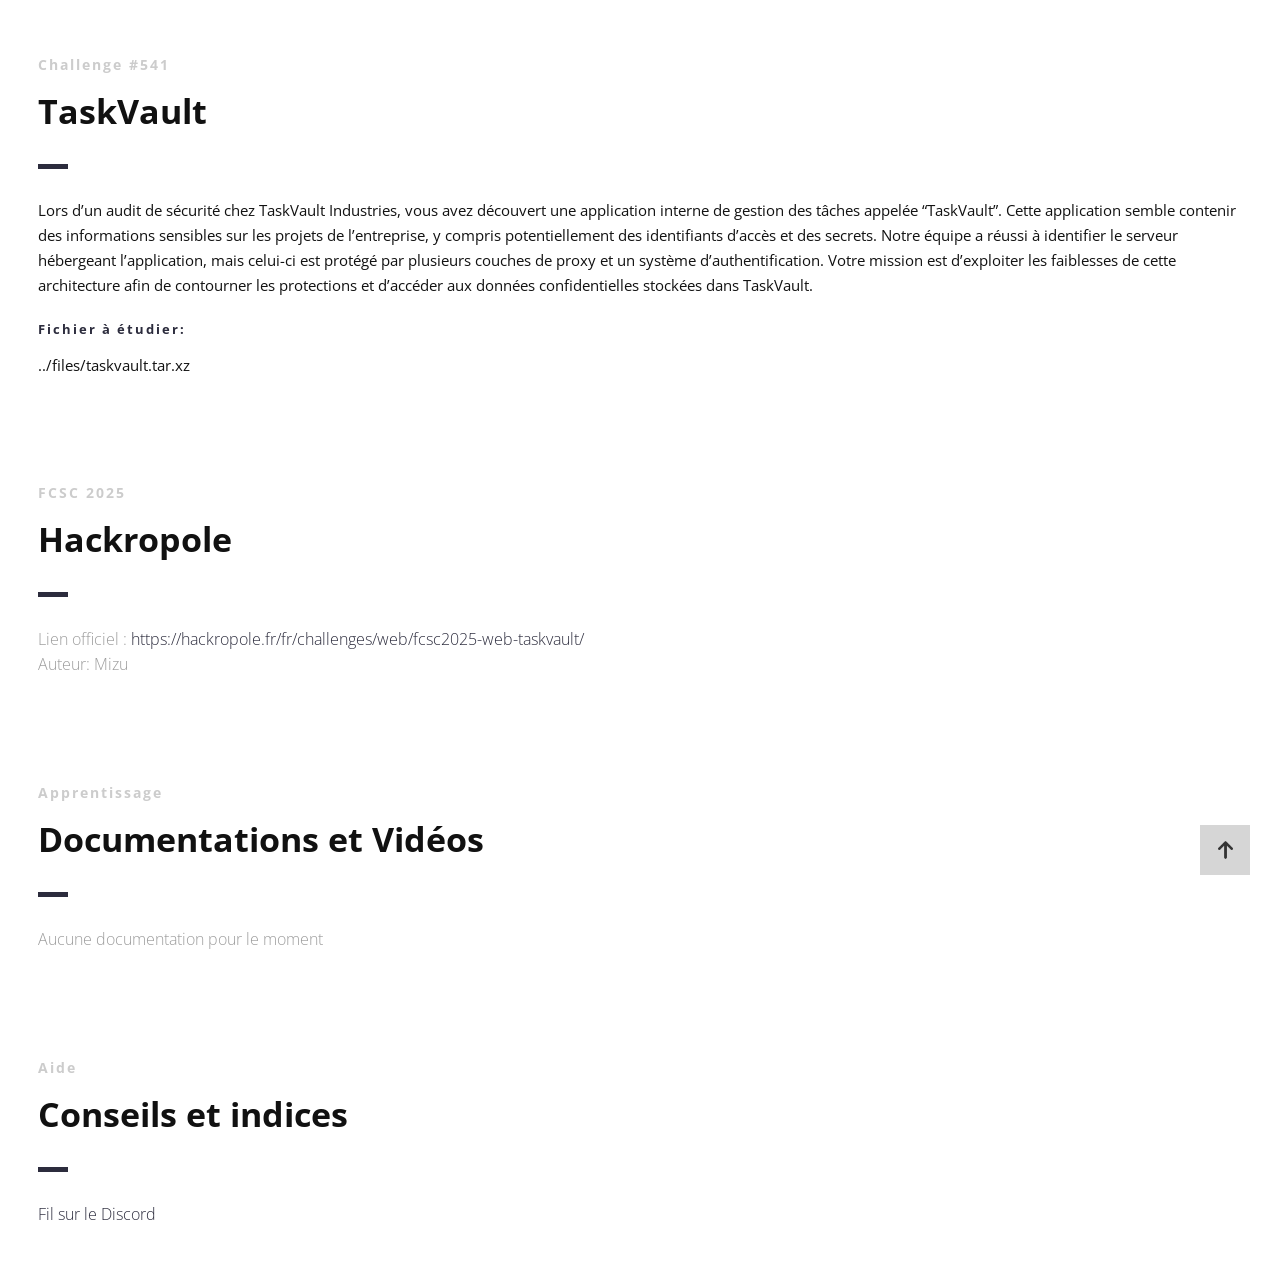
<file: presentation/index.html>
<!DOCTYPE html>
<html>

<head lang="fr">
    <meta charset="UTF-8">
    <!--Page Title-->
    <title>Hack-Oeil - Les CTFs de Cyrhades</title>
    <!--Meta Keywords and Description-->
    <meta name="keywords" content="">
    <meta name="description" content="">
    <meta name="viewport" content="width=device-width, initial-scale=1.0, user-scalable=no" />
    <link rel="shortcut icon" href="./assets/images/favicon.ico" title="Favicon" />
    <link rel="stylesheet" href="./assets/css/style.css">
    <link href='https://fonts.googleapis.com/css?family=Open+Sans:400,300,600,700,800' rel='stylesheet' type='text/css'>
    <script src="./assets/js/highlight.min.js"></script>
    <script>
        document.addEventListener('DOMContentLoaded', () => {
            // Vérifie si la fenêtre est dans une iframe
            if (window.self !== window.top) {
                document.querySelectorAll('a').forEach((link) => {
                    link.addEventListener('click', (event) => {
                        const a = event.target.closest('a[href^="http"]');
                        if (a) {
                            event.preventDefault();
                            window.parent.postMessage({
                                type: "open-external",
                                url: a.href
                            }, "*");
                        }
                    });
                });
            }
            // Active la coloration syntaxique :
            if (window.hljs) {
                hljs.highlightAll();
            } else {
                console.error("Highlight.js non chargé !");
            }
        });
    </script>
</head>

<body>

    <div id="wrapper">
        <!--Main Content Area-->
        <main id="content">
            <!--Ctf-->
            <section class="ctf scrollto">
                <article class="row clearfix">
                    <div class="col-1">
                        <div class="section-heading">
                            <h3>Challenge #541</h3>
                            <h2 class="section-title">TaskVault</h2>
                            <p>
Lors d’un audit de sécurité chez TaskVault Industries, vous avez découvert une application interne de gestion des tâches appelée “TaskVault”. Cette application semble contenir des informations sensibles sur les projets de l’entreprise, y compris potentiellement des identifiants d’accès et des secrets. Notre équipe a réussi à identifier le serveur hébergeant l’application, mais celui-ci est protégé par plusieurs couches de proxy et un système d’authentification. Votre mission est d’exploiter les faiblesses de cette architecture afin de contourner les protections et d’accéder aux données confidentielles stockées dans TaskVault.
                            </p>
                            <h4>Fichier à étudier:</h4>
                            <p>../files/taskvault.tar.xz</p>
                        </div>
                    </div>
                </article>

                <article class="row clearfix">
                    <div class="col-1">
                        <div class="section-heading">
                            <h3>FCSC 2025</h3>
                            <h2 class="section-title">Hackropole</h2>
                            <p class="section-subtitle">
                                Lien officiel :
                                <a target="_blank"
                                    href="https://hackropole.fr/fr/challenges/web/fcsc2025-web-taskvault/">https://hackropole.fr/fr/challenges/web/fcsc2025-web-taskvault/</a>
                                <br />
                                Auteur: Mizu
                            </p>
                        </div>
                    </div>
                </article>

                <article class="row clearfix">
                    <div class="col-1">
                        <div class="section-heading">
                            <h3>Apprentissage</h3>
                            <h2 class="section-title">Documentations et Vidéos</h2>
                            <p class="section-subtitle">
                                Aucune documentation pour le moment
                            </p>
                        </div>
                    </div>
                </article>

                <article class="row clearfix">
                    <div class="col-1">
                        <div class="section-heading">
                            <h3>Aide</h3>
                            <h2 class="section-title">Conseils et indices</h2>
                            <p class="section-subtitle">
                                <a target="_blank"
                                    href="https://discord.com/channels/1175764392307077120/1175764601716092948">Fil sur
                                    le Discord</a>
                            </p>
                        </div>
                    </div>
                </article>
            </section>
            <!--End of Ctf-->
        </main>
        <!--End Main Content Area-->

        <a id="scrollUp" href="#wrapper" style="position: fixed; z-index: 1000;"
            aria-label="Remonter en haut de la page" title="Remonter en tête de site"></a>
    </div>
</body>

</html>
</file>
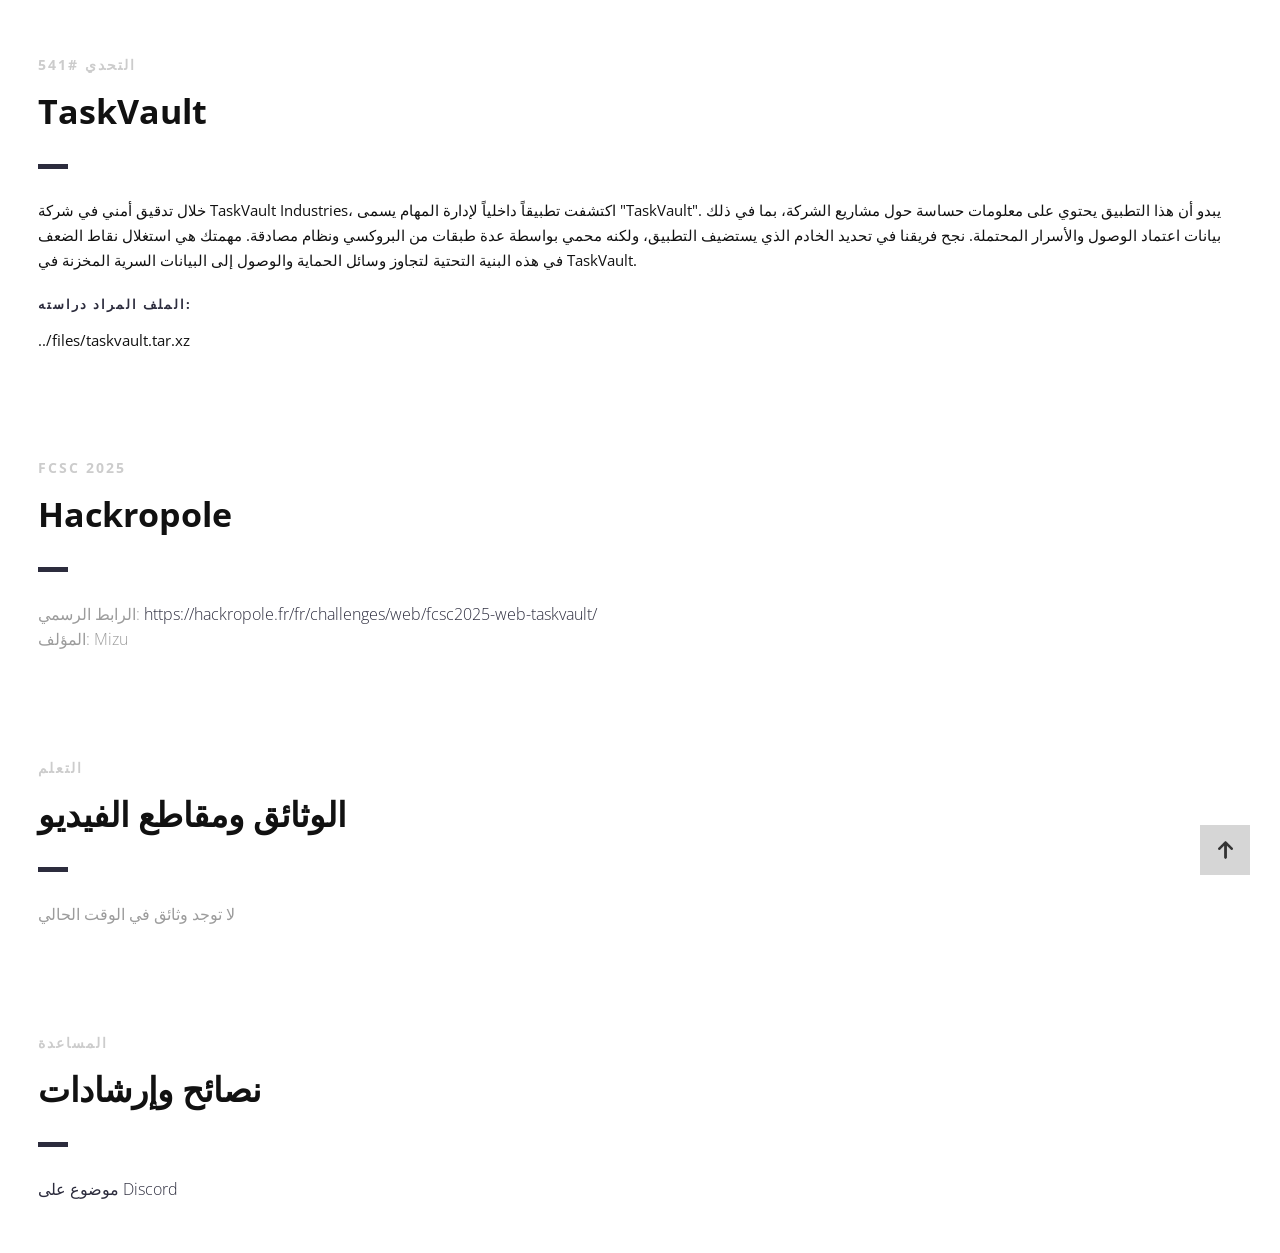
<file: presentation/index_ar.html>
<!DOCTYPE html>
<html lang="ar" dir="rtl">

<head>
    <meta charset="UTF-8">
    <!--Page Title-->
    <title>Hack-Oeil - Les CTFs de Cyrhades</title>
    <!--Meta Keywords and Description-->
    <meta name="keywords" content="">
    <meta name="description" content="">
    <meta name="viewport" content="width=device-width, initial-scale=1.0, user-scalable=no" />
    <link rel="shortcut icon" href="./assets/images/favicon.ico" title="Favicon" />
    <link rel="stylesheet" href="./assets/css/style.css">
    <link href='https://fonts.googleapis.com/css?family=Open+Sans:400,300,600,700,800' rel='stylesheet' type='text/css'>
    <script src="./assets/js/highlight.min.js"></script>
    <script>
        document.addEventListener('DOMContentLoaded', () => {
            // التحقق مما إذا كانت النافذة داخل إطار iframe
            if (window.self !== window.top) {
                document.querySelectorAll('a').forEach((link) => {
                    link.addEventListener('click', (event) => {
                        const a = event.target.closest('a[href^="http"]');
                        if (a) {
                            event.preventDefault();
                            window.parent.postMessage({
                                type: "open-external",
                                url: a.href
                            }, "*");
                        }
                    });
                });
            }
            // Active la coloration syntaxique :
            if (window.hljs) {
                hljs.highlightAll();
            } else {
                console.error("Highlight.js non chargé !");
            }
        });
    </script>
</head>

<body>

    <div id="wrapper">
        <!--Main Content Area-->
        <main id="content">
            <!--Ctf-->
            <section class="ctf scrollto">
                <article class="row clearfix">
                    <div class="col-1">
                        <div class="section-heading">
                            <h3>التحدي #541</h3>
                            <h2 class="section-title">TaskVault</h2>
                            <p>
خلال تدقيق أمني في شركة TaskVault Industries، اكتشفت تطبيقاً داخلياً لإدارة المهام يسمى "TaskVault". يبدو أن هذا التطبيق يحتوي على معلومات حساسة حول مشاريع الشركة، بما في ذلك بيانات اعتماد الوصول والأسرار المحتملة. نجح فريقنا في تحديد الخادم الذي يستضيف التطبيق، ولكنه محمي بواسطة عدة طبقات من البروكسي ونظام مصادقة. مهمتك هي استغلال نقاط الضعف في هذه البنية التحتية لتجاوز وسائل الحماية والوصول إلى البيانات السرية المخزنة في TaskVault.
                            </p>
                            <h4>الملف المراد دراسته:</h4>
                            <p>../files/taskvault.tar.xz</p>
                        </div>
                    </div>
                </article>

                <article class="row clearfix">
                    <div class="col-1">
                        <div class="section-heading">
                            <h3>FCSC 2025</h3>
                            <h2 class="section-title">Hackropole</h2>
                            <p class="section-subtitle">
                                الرابط الرسمي:
                                <a target="_blank"
                                    href="https://hackropole.fr/fr/challenges/web/fcsc2025-web-taskvault/">https://hackropole.fr/fr/challenges/web/fcsc2025-web-taskvault/</a>
                                <br />
                                المؤلف: Mizu
                            </p>
                        </div>
                    </div>
                </article>

                <article class="row clearfix">
                    <div class="col-1">
                        <div class="section-heading">
                            <h3>التعلم</h3>
                            <h2 class="section-title">الوثائق ومقاطع الفيديو</h2>
                            <p class="section-subtitle">
                                لا توجد وثائق في الوقت الحالي
                            </p>
                        </div>
                    </div>
                </article>

                <article class="row clearfix">
                    <div class="col-1">
                        <div class="section-heading">
                            <h3>المساعدة</h3>
                            <h2 class="section-title">نصائح وإرشادات</h2>
                            <p class="section-subtitle">
                                <a target="_blank"
                                    href="https://discord.com/channels/1175764392307077120/1175764601716092948">موضوع على Discord</a>
                            </p>
                        </div>
                    </div>
                </article>
            </section>
            <!--End of Ctf-->
        </main>
        <!--End Main Content Area-->

        <a id="scrollUp" href="#wrapper" style="position: fixed; z-index: 1000;"
            aria-label="الرجوع إلى أعلى الصفحة" title="الرجوع إلى أعلى الصفحة"></a>
    </div>
</body>

</html>
</file>
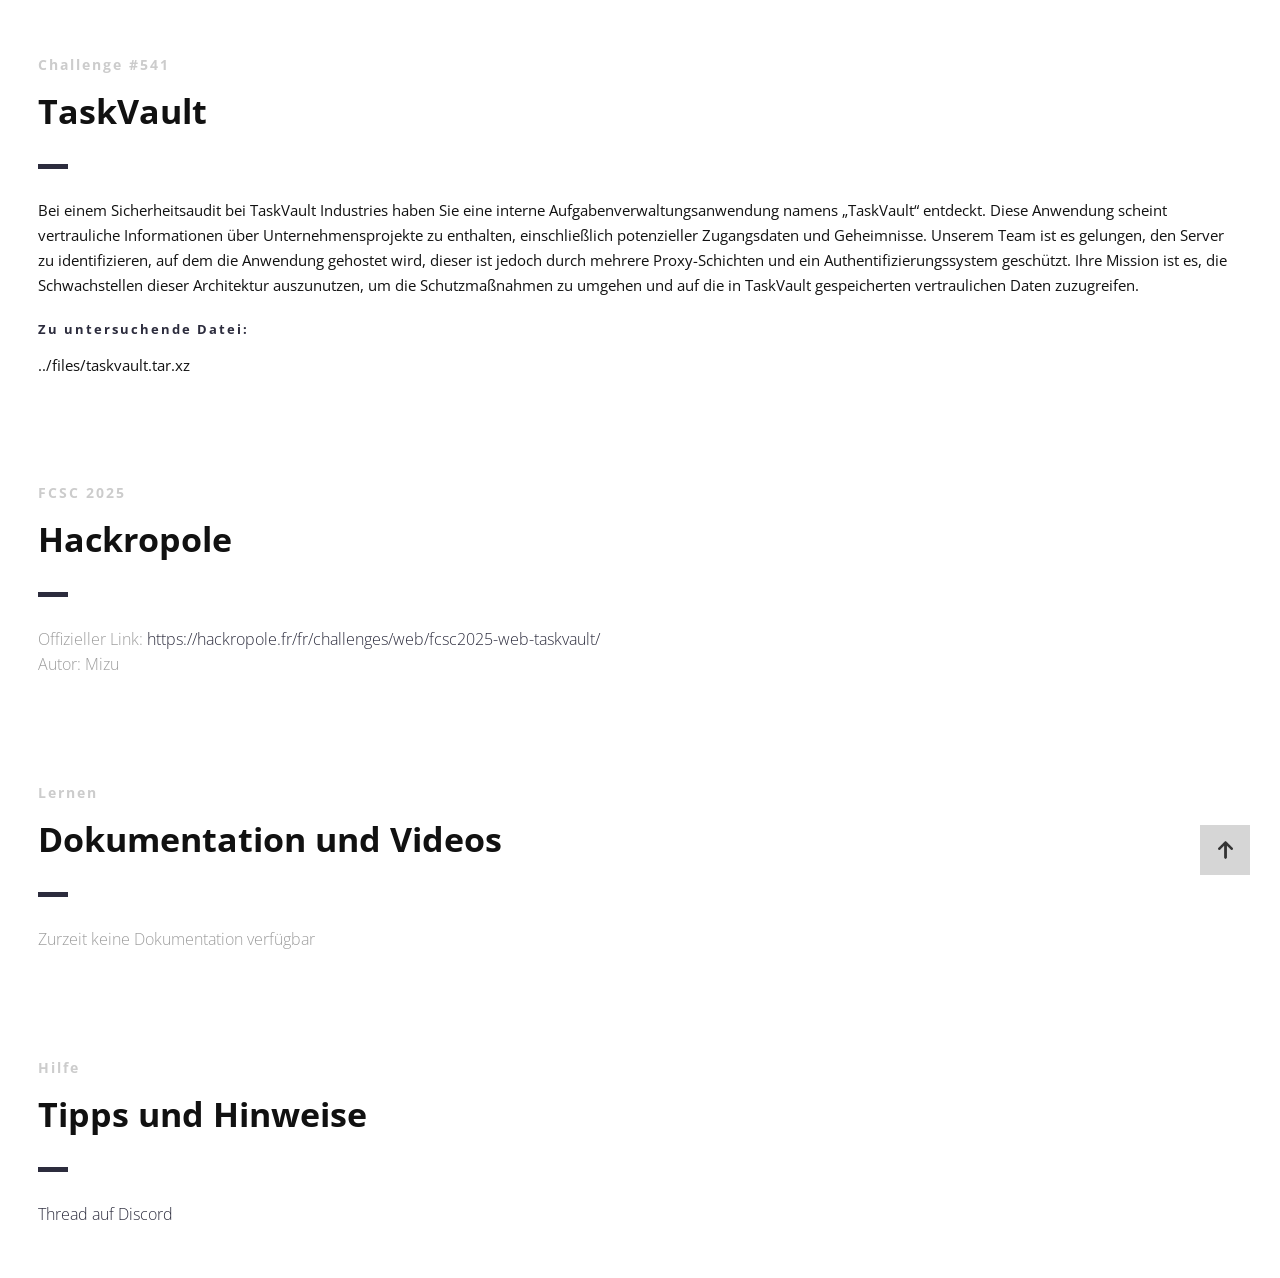
<file: presentation/index_de.html>
<!DOCTYPE html>
<html lang="de">

<head>
    <meta charset="UTF-8">
    <!--Page Title-->
    <title>Hack-Oeil - Les CTFs de Cyrhades</title>
    <!--Meta Keywords and Description-->
    <meta name="keywords" content="">
    <meta name="description" content="">
    <meta name="viewport" content="width=device-width, initial-scale=1.0, user-scalable=no" />
    <link rel="shortcut icon" href="./assets/images/favicon.ico" title="Favicon" />
    <link rel="stylesheet" href="./assets/css/style.css">
    <link href='https://fonts.googleapis.com/css?family=Open+Sans:400,300,600,700,800' rel='stylesheet' type='text/css'>
    <script src="./assets/js/highlight.min.js"></script>
    <script>
        document.addEventListener('DOMContentLoaded', () => {
            // Prüft, ob das Fenster in einem Iframe liegt
            if (window.self !== window.top) {
                document.querySelectorAll('a').forEach((link) => {
                    link.addEventListener('click', (event) => {
                        const a = event.target.closest('a[href^="http"]');
                        if (a) {
                            event.preventDefault();
                            window.parent.postMessage({
                                type: "open-external",
                                url: a.href
                            }, "*");
                        }
                    });
                });
            }
            // Active la coloration syntaxique :
            if (window.hljs) {
                hljs.highlightAll();
            } else {
                console.error("Highlight.js non chargé !");
            }
        });
    </script>
</head>

<body>

    <div id="wrapper">
        <!--Main Content Area-->
        <main id="content">
            <!--Ctf-->
            <section class="ctf scrollto">
                <article class="row clearfix">
                    <div class="col-1">
                        <div class="section-heading">
                            <h3>Challenge #541</h3>
                            <h2 class="section-title">TaskVault</h2>
                            <p>
Bei einem Sicherheitsaudit bei TaskVault Industries haben Sie eine interne Aufgabenverwaltungsanwendung namens „TaskVault“ entdeckt. Diese Anwendung scheint vertrauliche Informationen über Unternehmensprojekte zu enthalten, einschließlich potenzieller Zugangsdaten und Geheimnisse. Unserem Team ist es gelungen, den Server zu identifizieren, auf dem die Anwendung gehostet wird, dieser ist jedoch durch mehrere Proxy-Schichten und ein Authentifizierungssystem geschützt. Ihre Mission ist es, die Schwachstellen dieser Architektur auszunutzen, um die Schutzmaßnahmen zu umgehen und auf die in TaskVault gespeicherten vertraulichen Daten zuzugreifen.
                            </p>
                            <h4>Zu untersuchende Datei:</h4>
                            <p>../files/taskvault.tar.xz</p>
                        </div>
                    </div>
                </article>

                <article class="row clearfix">
                    <div class="col-1">
                        <div class="section-heading">
                            <h3>FCSC 2025</h3>
                            <h2 class="section-title">Hackropole</h2>
                            <p class="section-subtitle">
                                Offizieller Link:
                                <a target="_blank"
                                    href="https://hackropole.fr/fr/challenges/web/fcsc2025-web-taskvault/">https://hackropole.fr/fr/challenges/web/fcsc2025-web-taskvault/</a>
                                <br />
                                Autor: Mizu
                            </p>
                        </div>
                    </div>
                </article>

                <article class="row clearfix">
                    <div class="col-1">
                        <div class="section-heading">
                            <h3>Lernen</h3>
                            <h2 class="section-title">Dokumentation und Videos</h2>
                            <p class="section-subtitle">
                                Zurzeit keine Dokumentation verfügbar
                            </p>
                        </div>
                    </div>
                </article>

                <article class="row clearfix">
                    <div class="col-1">
                        <div class="section-heading">
                            <h3>Hilfe</h3>
                            <h2 class="section-title">Tipps und Hinweise</h2>
                            <p class="section-subtitle">
                                <a target="_blank"
                                    href="https://discord.com/channels/1175764392307077120/1175764601716092948">Thread auf Discord</a>
                            </p>
                        </div>
                    </div>
                </article>
            </section>
            <!--End of Ctf-->
        </main>
        <!--End Main Content Area-->

        <a id="scrollUp" href="#wrapper" style="position: fixed; z-index: 1000;"
            aria-label="Nach oben scrollen" title="Zurück nach oben"></a>
    </div>
</body>

</html>
</file>
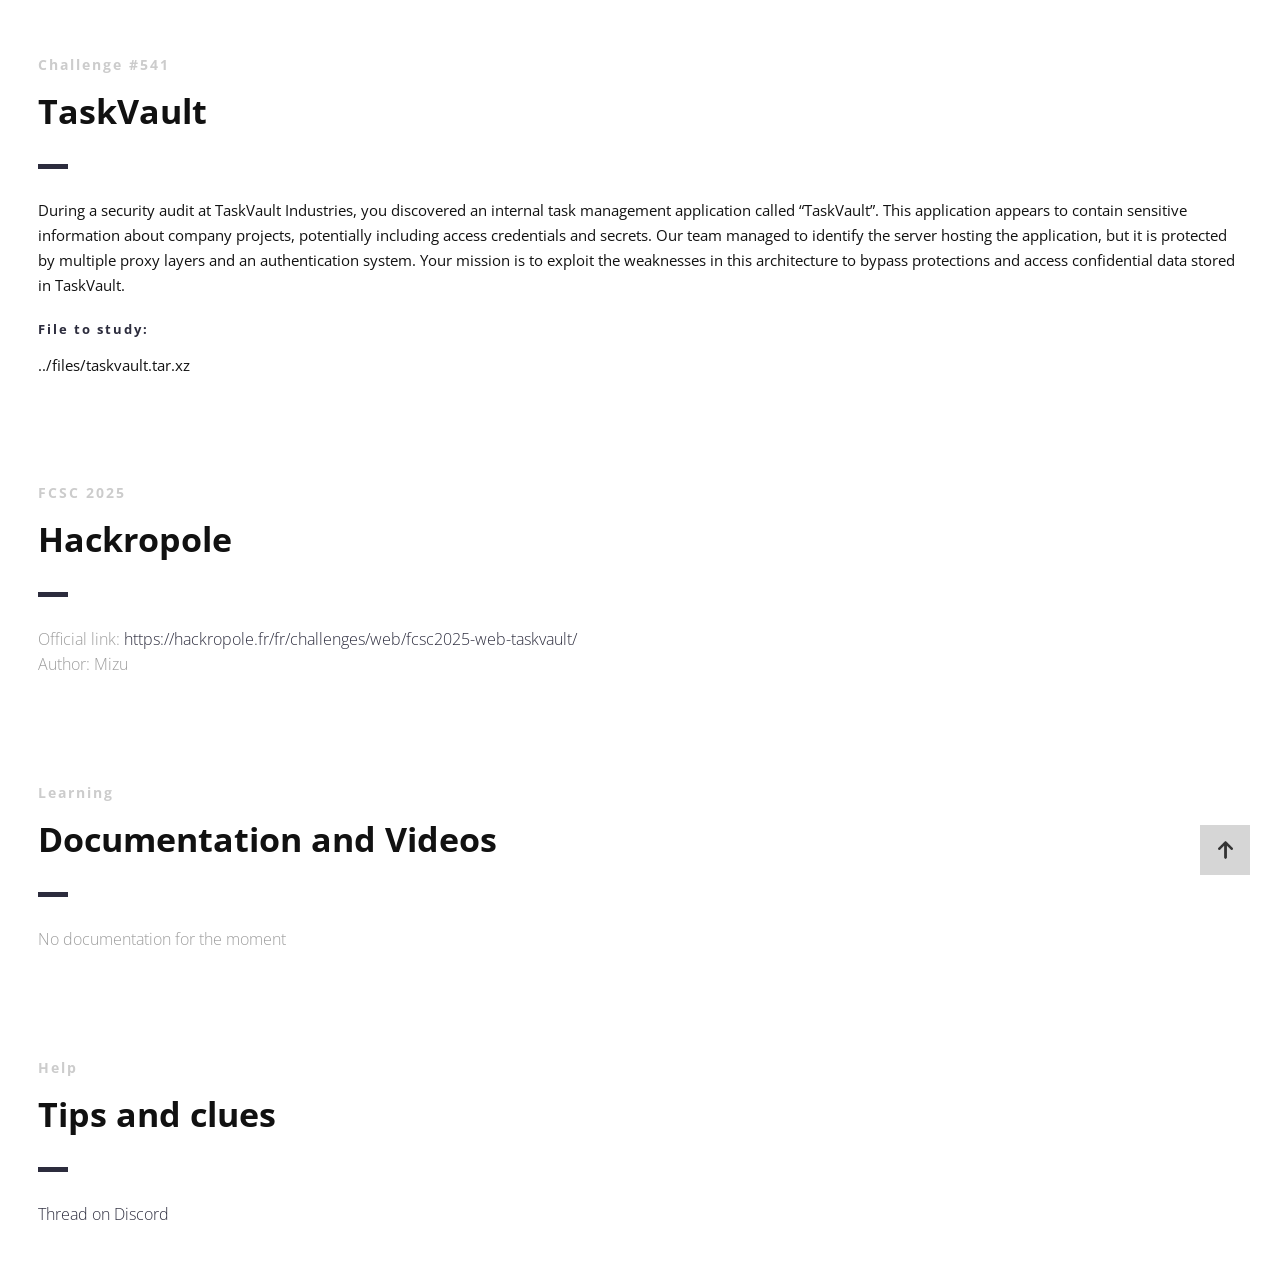
<file: presentation/index_en.html>
<!DOCTYPE html>
<html lang="en">

<head>
    <meta charset="UTF-8">
    <!--Page Title-->
    <title>Hack-Oeil - Les CTFs de Cyrhades</title>
    <!--Meta Keywords and Description-->
    <meta name="keywords" content="">
    <meta name="description" content="">
    <meta name="viewport" content="width=device-width, initial-scale=1.0, user-scalable=no" />
    <link rel="shortcut icon" href="./assets/images/favicon.ico" title="Favicon" />
    <link rel="stylesheet" href="./assets/css/style.css">
    <link href='https://fonts.googleapis.com/css?family=Open+Sans:400,300,600,700,800' rel='stylesheet' type='text/css'>
    <script src="./assets/js/highlight.min.js"></script>
    <script>
        document.addEventListener('DOMContentLoaded', () => {
            // Check if the window is inside an iframe
            if (window.self !== window.top) {
                document.querySelectorAll('a').forEach((link) => {
                    link.addEventListener('click', (event) => {
                        const a = event.target.closest('a[href^="http"]');
                        if (a) {
                            event.preventDefault();
                            window.parent.postMessage({
                                type: "open-external",
                                url: a.href
                            }, "*");
                        }
                    });
                });
            }
            // Active la coloration syntaxique :
            if (window.hljs) {
                hljs.highlightAll();
            } else {
                console.error("Highlight.js non chargé !");
            }
        });
    </script>
</head>

<body>

    <div id="wrapper">
        <!--Main Content Area-->
        <main id="content">
            <!--Ctf-->
            <section class="ctf scrollto">
                <article class="row clearfix">
                    <div class="col-1">
                        <div class="section-heading">
                            <h3>Challenge #541</h3>
                            <h2 class="section-title">TaskVault</h2>
                            <p>
During a security audit at TaskVault Industries, you discovered an internal task management application called “TaskVault”. This application appears to contain sensitive information about company projects, potentially including access credentials and secrets. Our team managed to identify the server hosting the application, but it is protected by multiple proxy layers and an authentication system. Your mission is to exploit the weaknesses in this architecture to bypass protections and access confidential data stored in TaskVault.
                            </p>
                            <h4>File to study:</h4>
                            <p>../files/taskvault.tar.xz</p>
                        </div>
                    </div>
                </article>

                <article class="row clearfix">
                    <div class="col-1">
                        <div class="section-heading">
                            <h3>FCSC 2025</h3>
                            <h2 class="section-title">Hackropole</h2>
                            <p class="section-subtitle">
                                Official link:
                                <a target="_blank"
                                    href="https://hackropole.fr/fr/challenges/web/fcsc2025-web-taskvault/">https://hackropole.fr/fr/challenges/web/fcsc2025-web-taskvault/</a>
                                <br />
                                Author: Mizu
                            </p>
                        </div>
                    </div>
                </article>

                <article class="row clearfix">
                    <div class="col-1">
                        <div class="section-heading">
                            <h3>Learning</h3>
                            <h2 class="section-title">Documentation and Videos</h2>
                            <p class="section-subtitle">
                                No documentation for the moment
                            </p>
                        </div>
                    </div>
                </article>

                <article class="row clearfix">
                    <div class="col-1">
                        <div class="section-heading">
                            <h3>Help</h3>
                            <h2 class="section-title">Tips and clues</h2>
                            <p class="section-subtitle">
                                <a target="_blank"
                                    href="https://discord.com/channels/1175764392307077120/1175764601716092948">Thread on
                                    Discord</a>
                            </p>
                        </div>
                    </div>
                </article>
            </section>
            <!--End of Ctf-->
        </main>
        <!--End Main Content Area-->

        <a id="scrollUp" href="#wrapper" style="position: fixed; z-index: 1000;"
            aria-label="Scroll to top" title="Back to top"></a>
    </div>
</body>

</html>
</file>
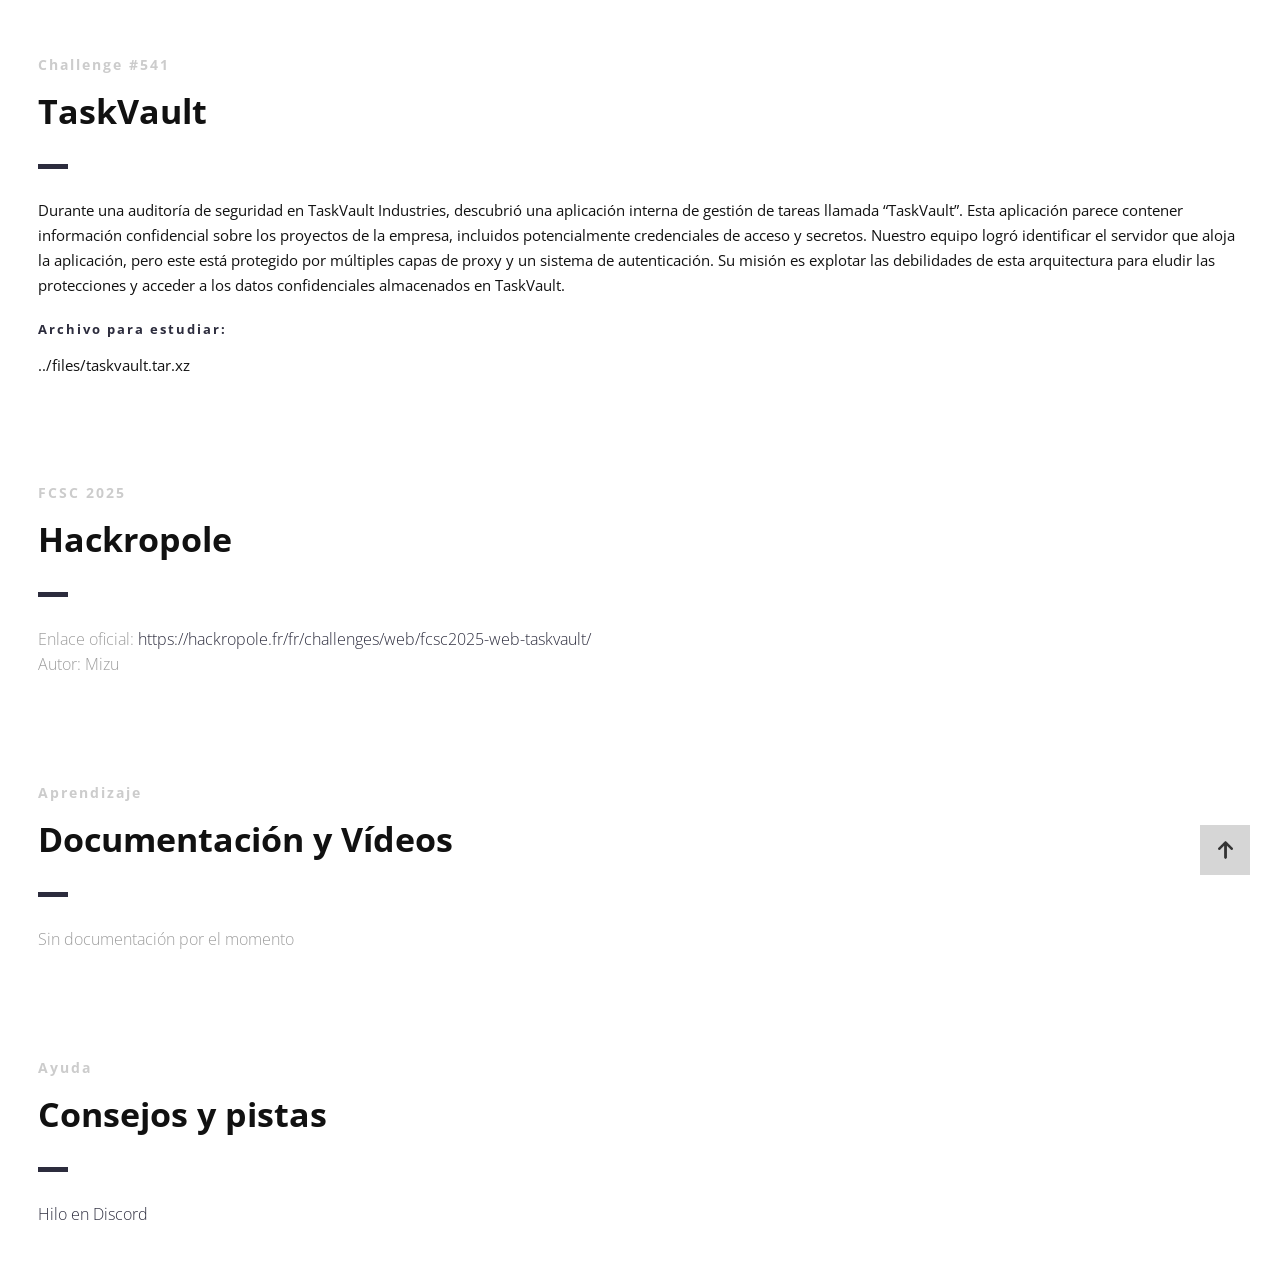
<file: presentation/index_es.html>
<!DOCTYPE html>
<html lang="es">

<head>
    <meta charset="UTF-8">
    <!--Page Title-->
    <title>Hack-Oeil - Les CTFs de Cyrhades</title>
    <!--Meta Keywords and Description-->
    <meta name="keywords" content="">
    <meta name="description" content="">
    <meta name="viewport" content="width=device-width, initial-scale=1.0, user-scalable=no" />
    <link rel="shortcut icon" href="./assets/images/favicon.ico" title="Favicon" />
    <link rel="stylesheet" href="./assets/css/style.css">
    <link href='https://fonts.googleapis.com/css?family=Open+Sans:400,300,600,700,800' rel='stylesheet' type='text/css'>
    <script src="./assets/js/highlight.min.js"></script>
    <script>
        document.addEventListener('DOMContentLoaded', () => {
            // Comprueba si la ventana está dentro de un iframe
            if (window.self !== window.top) {
                document.querySelectorAll('a').forEach((link) => {
                    link.addEventListener('click', (event) => {
                        const a = event.target.closest('a[href^="http"]');
                        if (a) {
                            event.preventDefault();
                            window.parent.postMessage({
                                type: "open-external",
                                url: a.href
                            }, "*");
                        }
                    });
                });
            }
            // Active la coloration syntaxique :
            if (window.hljs) {
                hljs.highlightAll();
            } else {
                console.error("Highlight.js non chargé !");
            }
        });
    </script>
</head>

<body>

    <div id="wrapper">
        <!--Main Content Area-->
        <main id="content">
            <!--Ctf-->
            <section class="ctf scrollto">
                <article class="row clearfix">
                    <div class="col-1">
                        <div class="section-heading">
                            <h3>Challenge #541</h3>
                            <h2 class="section-title">TaskVault</h2>
                            <p>
Durante una auditoría de seguridad en TaskVault Industries, descubrió una aplicación interna de gestión de tareas llamada “TaskVault”. Esta aplicación parece contener información confidencial sobre los proyectos de la empresa, incluidos potencialmente credenciales de acceso y secretos. Nuestro equipo logró identificar el servidor que aloja la aplicación, pero este está protegido por múltiples capas de proxy y un sistema de autenticación. Su misión es explotar las debilidades de esta arquitectura para eludir las protecciones y acceder a los datos confidenciales almacenados en TaskVault.
                            </p>
                            <h4>Archivo para estudiar:</h4>
                            <p>../files/taskvault.tar.xz</p>
                        </div>
                    </div>
                </article>

                <article class="row clearfix">
                    <div class="col-1">
                        <div class="section-heading">
                            <h3>FCSC 2025</h3>
                            <h2 class="section-title">Hackropole</h2>
                            <p class="section-subtitle">
                                Enlace oficial:
                                <a target="_blank"
                                    href="https://hackropole.fr/fr/challenges/web/fcsc2025-web-taskvault/">https://hackropole.fr/fr/challenges/web/fcsc2025-web-taskvault/</a>
                                <br />
                                Autor: Mizu
                            </p>
                        </div>
                    </div>
                </article>

                <article class="row clearfix">
                    <div class="col-1">
                        <div class="section-heading">
                            <h3>Aprendizaje</h3>
                            <h2 class="section-title">Documentación y Vídeos</h2>
                            <p class="section-subtitle">
                                Sin documentación por el momento
                            </p>
                        </div>
                    </div>
                </article>

                <article class="row clearfix">
                    <div class="col-1">
                        <div class="section-heading">
                            <h3>Ayuda</h3>
                            <h2 class="section-title">Consejos y pistas</h2>
                            <p class="section-subtitle">
                                <a target="_blank"
                                    href="https://discord.com/channels/1175764392307077120/1175764601716092948">Hilo en Discord</a>
                            </p>
                        </div>
                    </div>
                </article>
            </section>
            <!--End of Ctf-->
        </main>
        <!--End Main Content Area-->

        <a id="scrollUp" href="#wrapper" style="position: fixed; z-index: 1000;"
            aria-label="Volver arriba" title="Volver al principio"></a>
    </div>
</body>

</html>
</file>
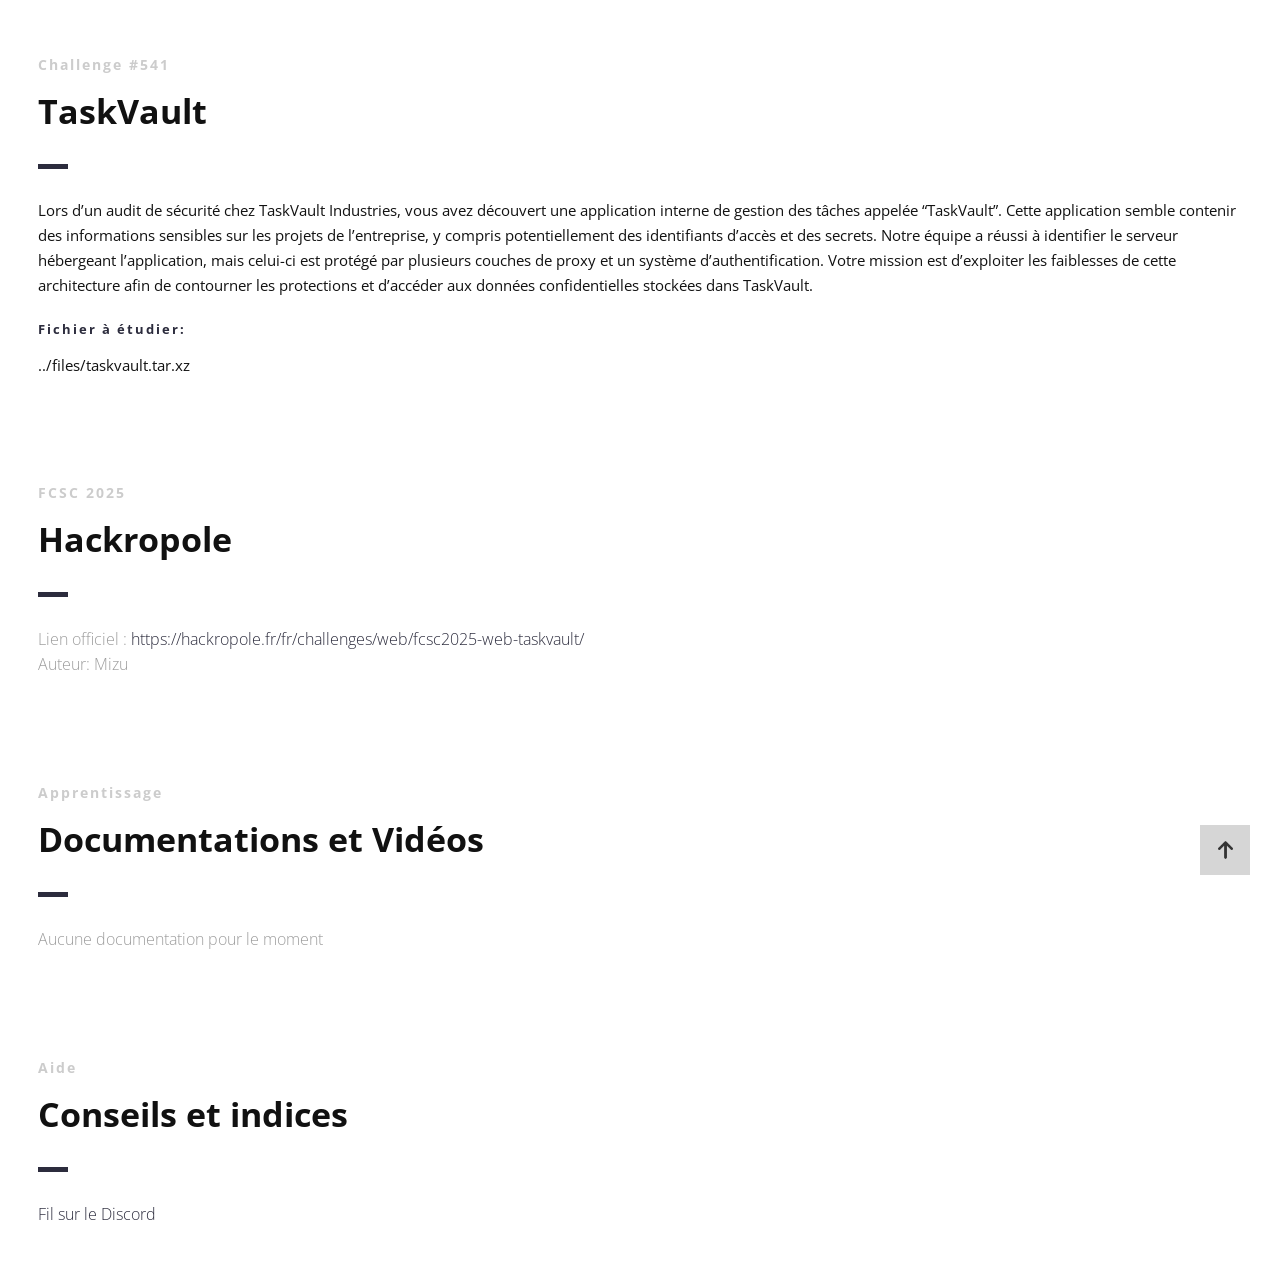
<file: presentation/index_fr.html>
<!DOCTYPE html>
<html lang="fr">

<head>
    <meta charset="UTF-8">
    <!--Page Title-->
    <title>Hack-Oeil - Les CTFs de Cyrhades</title>
    <!--Meta Keywords and Description-->
    <meta name="keywords" content="">
    <meta name="description" content="">
    <meta name="viewport" content="width=device-width, initial-scale=1.0, user-scalable=no" />
    <link rel="shortcut icon" href="./assets/images/favicon.ico" title="Favicon" />
    <link rel="stylesheet" href="./assets/css/style.css">
    <link href='https://fonts.googleapis.com/css?family=Open+Sans:400,300,600,700,800' rel='stylesheet' type='text/css'>
    <script src="./assets/js/highlight.min.js"></script>
    <script>
        document.addEventListener('DOMContentLoaded', () => {
            // Vérifie si la fenêtre est dans une iframe
            if (window.self !== window.top) {
                document.querySelectorAll('a').forEach((link) => {
                    link.addEventListener('click', (event) => {
                        const a = event.target.closest('a[href^="http"]');
                        if (a) {
                            event.preventDefault();
                            window.parent.postMessage({
                                type: "open-external",
                                url: a.href
                            }, "*");
                        }
                    });
                });
            }
            // Active la coloration syntaxique :
            if (window.hljs) {
                hljs.highlightAll();
            } else {
                console.error("Highlight.js non chargé !");
            }
        });
    </script>
</head>

<body>

    <div id="wrapper">
        <!--Main Content Area-->
        <main id="content">
            <!--Ctf-->
            <section class="ctf scrollto">
                <article class="row clearfix">
                    <div class="col-1">
                        <div class="section-heading">
                            <h3>Challenge #541</h3>
                            <h2 class="section-title">TaskVault</h2>
                            <p>
Lors d’un audit de sécurité chez TaskVault Industries, vous avez découvert une application interne de gestion des tâches appelée “TaskVault”. Cette application semble contenir des informations sensibles sur les projets de l’entreprise, y compris potentiellement des identifiants d’accès et des secrets. Notre équipe a réussi à identifier le serveur hébergeant l’application, mais celui-ci est protégé par plusieurs couches de proxy et un système d’authentification. Votre mission est d’exploiter les faiblesses de cette architecture afin de contourner les protections et d’accéder aux données confidentielles stockées dans TaskVault.
                            </p>
                            <h4>Fichier à étudier:</h4>
                            <p>../files/taskvault.tar.xz</p>
                        </div>
                    </div>
                </article>

                <article class="row clearfix">
                    <div class="col-1">
                        <div class="section-heading">
                            <h3>FCSC 2025</h3>
                            <h2 class="section-title">Hackropole</h2>
                            <p class="section-subtitle">
                                Lien officiel :
                                <a target="_blank"
                                    href="https://hackropole.fr/fr/challenges/web/fcsc2025-web-taskvault/">https://hackropole.fr/fr/challenges/web/fcsc2025-web-taskvault/</a>
                                <br />
                                Auteur: Mizu
                            </p>
                        </div>
                    </div>
                </article>

                <article class="row clearfix">
                    <div class="col-1">
                        <div class="section-heading">
                            <h3>Apprentissage</h3>
                            <h2 class="section-title">Documentations et Vidéos</h2>
                            <p class="section-subtitle">
                                Aucune documentation pour le moment
                            </p>
                        </div>
                    </div>
                </article>

                <article class="row clearfix">
                    <div class="col-1">
                        <div class="section-heading">
                            <h3>Aide</h3>
                            <h2 class="section-title">Conseils et indices</h2>
                            <p class="section-subtitle">
                                <a target="_blank"
                                    href="https://discord.com/channels/1175764392307077120/1175764601716092948">Fil sur
                                    le Discord</a>
                            </p>
                        </div>
                    </div>
                </article>
            </section>
            <!--End of Ctf-->
        </main>
        <!--End Main Content Area-->

        <a id="scrollUp" href="#wrapper" style="position: fixed; z-index: 1000;"
            aria-label="Remonter en haut de la page" title="Remonter en tête de site"></a>
    </div>
</body>

</html>
</file>
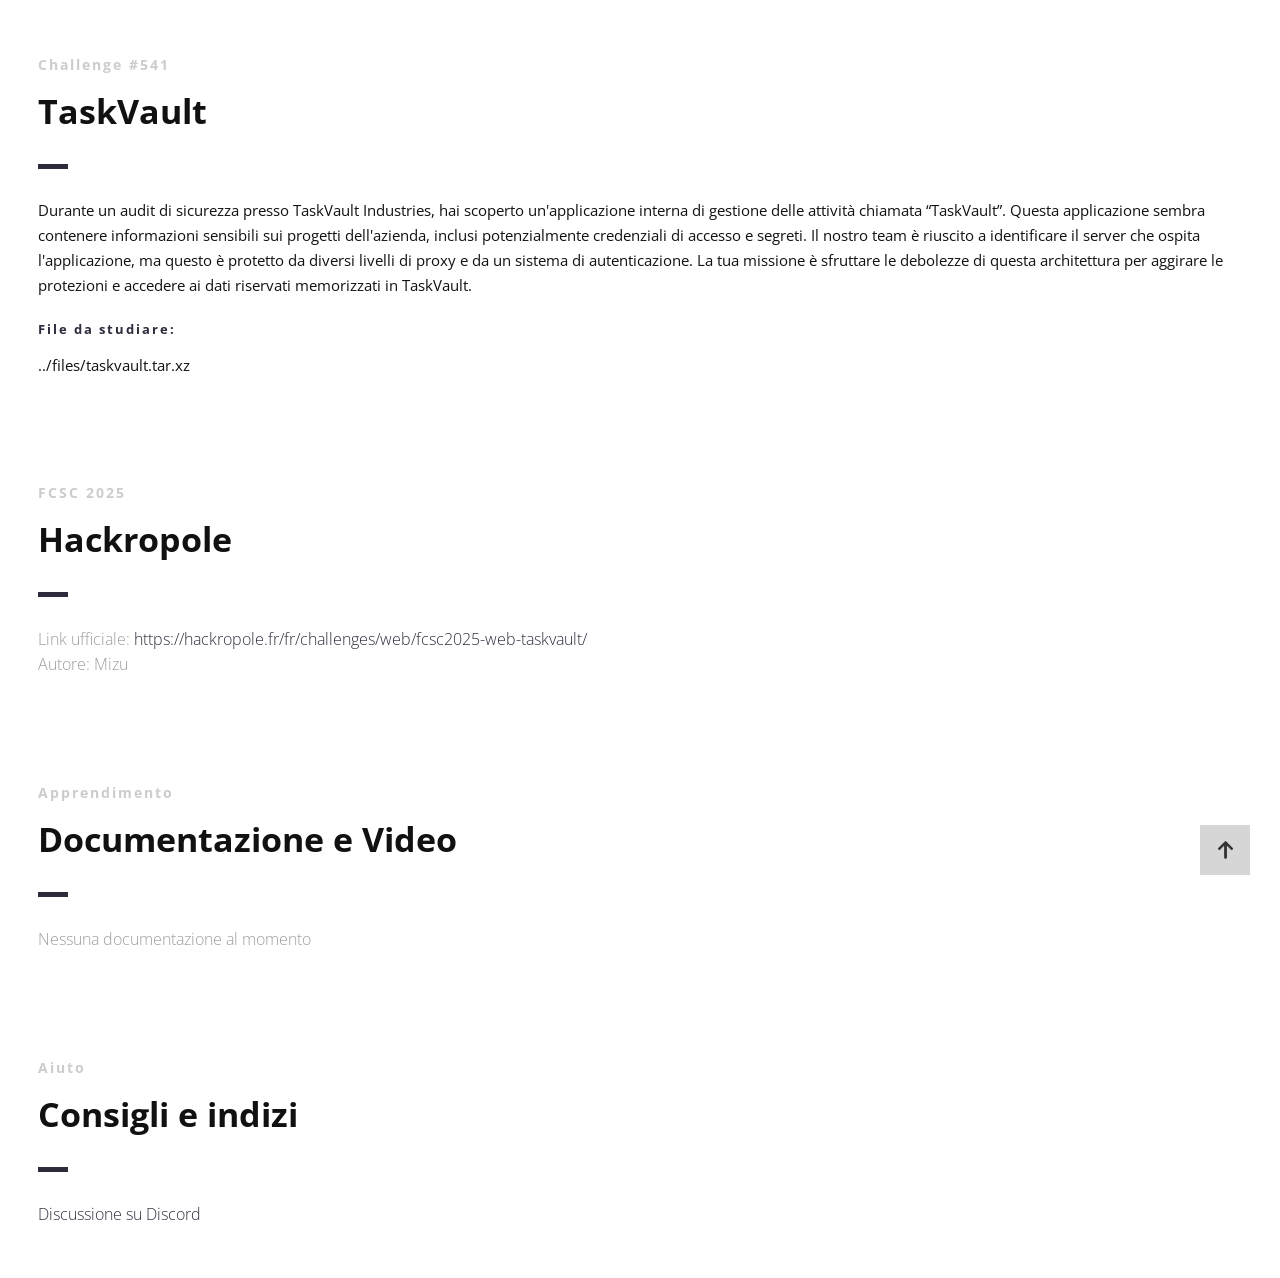
<file: presentation/index_it.html>
<!DOCTYPE html>
<html lang="it">

<head>
    <meta charset="UTF-8">
    <!--Page Title-->
    <title>Hack-Oeil - Les CTFs de Cyrhades</title>
    <!--Meta Keywords and Description-->
    <meta name="keywords" content="">
    <meta name="description" content="">
    <meta name="viewport" content="width=device-width, initial-scale=1.0, user-scalable=no" />
    <link rel="shortcut icon" href="./assets/images/favicon.ico" title="Favicon" />
    <link rel="stylesheet" href="./assets/css/style.css">
    <link href='https://fonts.googleapis.com/css?family=Open+Sans:400,300,600,700,800' rel='stylesheet' type='text/css'>
    <script src="./assets/js/highlight.min.js"></script>
    <script>
        document.addEventListener('DOMContentLoaded', () => {
            // Verifica se la finestra è all'interno di un iframe
            if (window.self !== window.top) {
                document.querySelectorAll('a').forEach((link) => {
                    link.addEventListener('click', (event) => {
                        const a = event.target.closest('a[href^="http"]');
                        if (a) {
                            event.preventDefault();
                            window.parent.postMessage({
                                type: "open-external",
                                url: a.href
                            }, "*");
                        }
                    });
                });
            }
            // Active la coloration syntaxique :
            if (window.hljs) {
                hljs.highlightAll();
            } else {
                console.error("Highlight.js non chargé !");
            }
        });
    </script>
</head>

<body>

    <div id="wrapper">
        <!--Main Content Area-->
        <main id="content">
            <!--Ctf-->
            <section class="ctf scrollto">
                <article class="row clearfix">
                    <div class="col-1">
                        <div class="section-heading">
                            <h3>Challenge #541</h3>
                            <h2 class="section-title">TaskVault</h2>
                            <p>
Durante un audit di sicurezza presso TaskVault Industries, hai scoperto un'applicazione interna di gestione delle attività chiamata “TaskVault”. Questa applicazione sembra contenere informazioni sensibili sui progetti dell'azienda, inclusi potenzialmente credenziali di accesso e segreti. Il nostro team è riuscito a identificare il server che ospita l'applicazione, ma questo è protetto da diversi livelli di proxy e da un sistema di autenticazione. La tua missione è sfruttare le debolezze di questa architettura per aggirare le protezioni e accedere ai dati riservati memorizzati in TaskVault.
                            </p>
                            <h4>File da studiare:</h4>
                            <p>../files/taskvault.tar.xz</p>
                        </div>
                    </div>
                </article>

                <article class="row clearfix">
                    <div class="col-1">
                        <div class="section-heading">
                            <h3>FCSC 2025</h3>
                            <h2 class="section-title">Hackropole</h2>
                            <p class="section-subtitle">
                                Link ufficiale:
                                <a target="_blank"
                                    href="https://hackropole.fr/fr/challenges/web/fcsc2025-web-taskvault/">https://hackropole.fr/fr/challenges/web/fcsc2025-web-taskvault/</a>
                                <br />
                                Autore: Mizu
                            </p>
                        </div>
                    </div>
                </article>

                <article class="row clearfix">
                    <div class="col-1">
                        <div class="section-heading">
                            <h3>Apprendimento</h3>
                            <h2 class="section-title">Documentazione e Video</h2>
                            <p class="section-subtitle">
                                Nessuna documentazione al momento
                            </p>
                        </div>
                    </div>
                </article>

                <article class="row clearfix">
                    <div class="col-1">
                        <div class="section-heading">
                            <h3>Aiuto</h3>
                            <h2 class="section-title">Consigli e indizi</h2>
                            <p class="section-subtitle">
                                <a target="_blank"
                                    href="https://discord.com/channels/1175764392307077120/1175764601716092948">Discussione su Discord</a>
                            </p>
                        </div>
                    </div>
                </article>
            </section>
            <!--End of Ctf-->
        </main>
        <!--End Main Content Area-->

        <a id="scrollUp" href="#wrapper" style="position: fixed; z-index: 1000;"
            aria-label="Torna all'inizio della pagina" title="Torna in cima"></a>
    </div>
</body>

</html>
</file>
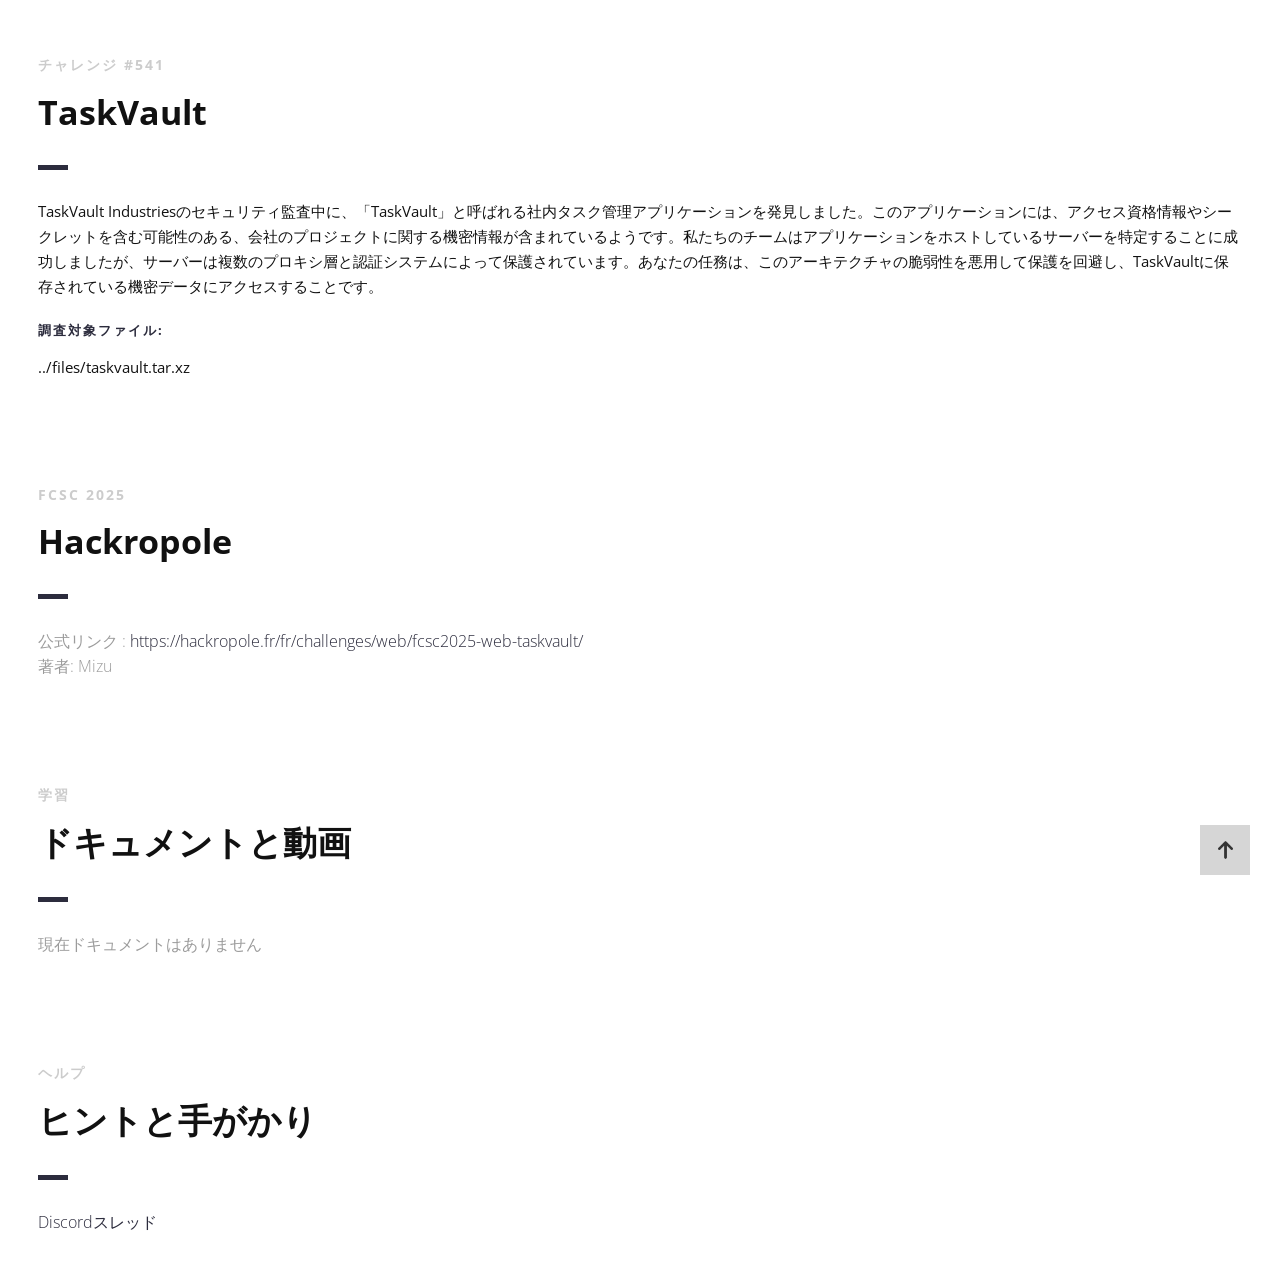
<file: presentation/index_ja.html>
<!DOCTYPE html>
<html lang="ja">

<head>
    <meta charset="UTF-8">
    <!--Page Title-->
    <title>Hack-Oeil - Les CTFs de Cyrhades</title>
    <!--Meta Keywords and Description-->
    <meta name="keywords" content="">
    <meta name="description" content="">
    <meta name="viewport" content="width=device-width, initial-scale=1.0, user-scalable=no" />
    <link rel="shortcut icon" href="./assets/images/favicon.ico" title="Favicon" />
    <link rel="stylesheet" href="./assets/css/style.css">
    <link href='https://fonts.googleapis.com/css?family=Open+Sans:400,300,600,700,800' rel='stylesheet' type='text/css'>
    <script src="./assets/js/highlight.min.js"></script>
    <script>
        document.addEventListener('DOMContentLoaded', () => {
            // ウィンドウがiframe内にあるか確認
            if (window.self !== window.top) {
                document.querySelectorAll('a').forEach((link) => {
                    link.addEventListener('click', (event) => {
                        const a = event.target.closest('a[href^="http"]');
                        if (a) {
                            event.preventDefault();
                            window.parent.postMessage({
                                type: "open-external",
                                url: a.href
                            }, "*");
                        }
                    });
                });
            }
            // Active la coloration syntaxique :
            if (window.hljs) {
                hljs.highlightAll();
            } else {
                console.error("Highlight.js non chargé !");
            }
        });
    </script>
</head>

<body>

    <div id="wrapper">
        <!--Main Content Area-->
        <main id="content">
            <!--Ctf-->
            <section class="ctf scrollto">
                <article class="row clearfix">
                    <div class="col-1">
                        <div class="section-heading">
                            <h3>チャレンジ #541</h3>
                            <h2 class="section-title">TaskVault</h2>
                            <p>
TaskVault Industriesのセキュリティ監査中に、「TaskVault」と呼ばれる社内タスク管理アプリケーションを発見しました。このアプリケーションには、アクセス資格情報やシークレットを含む可能性のある、会社のプロジェクトに関する機密情報が含まれているようです。私たちのチームはアプリケーションをホストしているサーバーを特定することに成功しましたが、サーバーは複数のプロキシ層と認証システムによって保護されています。あなたの任務は、このアーキテクチャの脆弱性を悪用して保護を回避し、TaskVaultに保存されている機密データにアクセスすることです。
                            </p>
                            <h4>調査対象ファイル:</h4>
                            <p>../files/taskvault.tar.xz</p>
                        </div>
                    </div>
                </article>

                <article class="row clearfix">
                    <div class="col-1">
                        <div class="section-heading">
                            <h3>FCSC 2025</h3>
                            <h2 class="section-title">Hackropole</h2>
                            <p class="section-subtitle">
                                公式リンク :
                                <a target="_blank"
                                    href="https://hackropole.fr/fr/challenges/web/fcsc2025-web-taskvault/">https://hackropole.fr/fr/challenges/web/fcsc2025-web-taskvault/</a>
                                <br />
                                著者: Mizu
                            </p>
                        </div>
                    </div>
                </article>

                <article class="row clearfix">
                    <div class="col-1">
                        <div class="section-heading">
                            <h3>学習</h3>
                            <h2 class="section-title">ドキュメントと動画</h2>
                            <p class="section-subtitle">
                                現在ドキュメントはありません
                            </p>
                        </div>
                    </div>
                </article>

                <article class="row clearfix">
                    <div class="col-1">
                        <div class="section-heading">
                            <h3>ヘルプ</h3>
                            <h2 class="section-title">ヒントと手がかり</h2>
                            <p class="section-subtitle">
                                <a target="_blank"
                                    href="https://discord.com/channels/1175764392307077120/1175764601716092948">Discordスレッド</a>
                            </p>
                        </div>
                    </div>
                </article>
            </section>
            <!--End of Ctf-->
        </main>
        <!--End Main Content Area-->

        <a id="scrollUp" href="#wrapper" style="position: fixed; z-index: 1000;"
            aria-label="ページ上部へスクロール" title="トップに戻る"></a>
    </div>
</body>

</html>
</file>
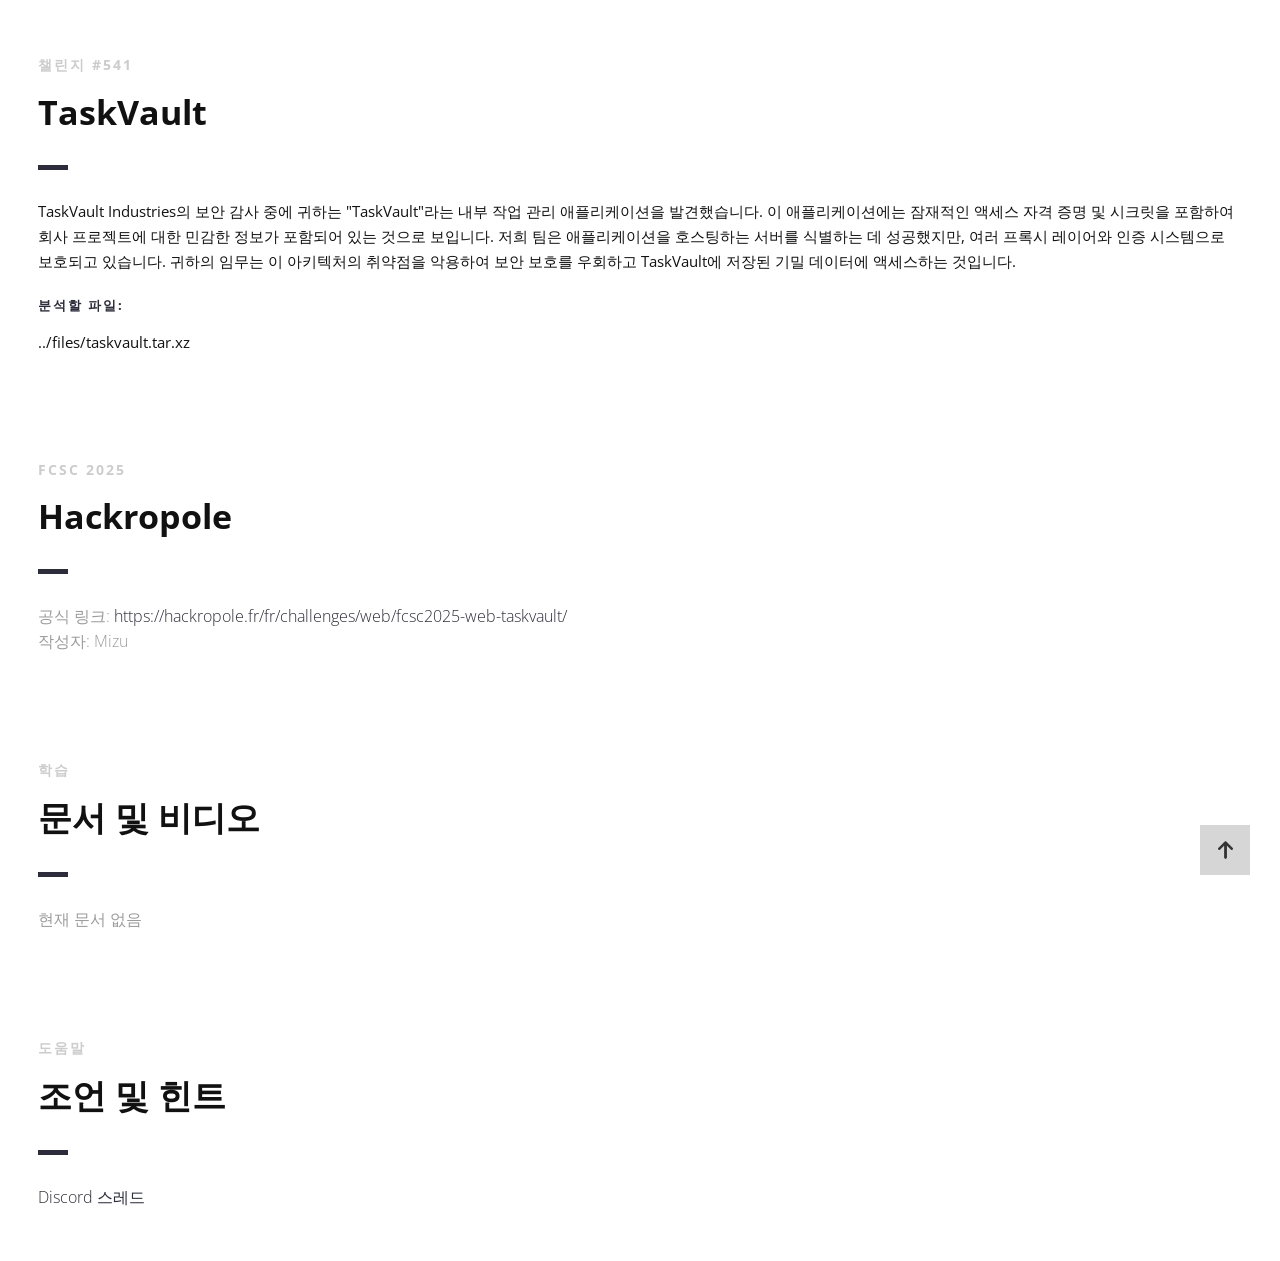
<file: presentation/index_ko.html>
<!DOCTYPE html>
<html lang="ko">

<head>
    <meta charset="UTF-8">
    <!--Page Title-->
    <title>Hack-Oeil - Les CTFs de Cyrhades</title>
    <!--Meta Keywords and Description-->
    <meta name="keywords" content="">
    <meta name="description" content="">
    <meta name="viewport" content="width=device-width, initial-scale=1.0, user-scalable=no" />
    <link rel="shortcut icon" href="./assets/images/favicon.ico" title="Favicon" />
    <link rel="stylesheet" href="./assets/css/style.css">
    <link href='https://fonts.googleapis.com/css?family=Open+Sans:400,300,600,700,800' rel='stylesheet' type='text/css'>
    <script src="./assets/js/highlight.min.js"></script>
    <script>
        document.addEventListener('DOMContentLoaded', () => {
            // 창이 iframe 내에 있는지 확인
            if (window.self !== window.top) {
                document.querySelectorAll('a').forEach((link) => {
                    link.addEventListener('click', (event) => {
                        const a = event.target.closest('a[href^="http"]');
                        if (a) {
                            event.preventDefault();
                            window.parent.postMessage({
                                type: "open-external",
                                url: a.href
                            }, "*");
                        }
                    });
                });
            }
            // Active la coloration syntaxique :
            if (window.hljs) {
                hljs.highlightAll();
            } else {
                console.error("Highlight.js non chargé !");
            }
        });
    </script>
</head>

<body>

    <div id="wrapper">
        <!--Main Content Area-->
        <main id="content">
            <!--Ctf-->
            <section class="ctf scrollto">
                <article class="row clearfix">
                    <div class="col-1">
                        <div class="section-heading">
                            <h3>챌린지 #541</h3>
                            <h2 class="section-title">TaskVault</h2>
                            <p>
TaskVault Industries의 보안 감사 중에 귀하는 "TaskVault"라는 내부 작업 관리 애플리케이션을 발견했습니다. 이 애플리케이션에는 잠재적인 액세스 자격 증명 및 시크릿을 포함하여 회사 프로젝트에 대한 민감한 정보가 포함되어 있는 것으로 보입니다. 저희 팀은 애플리케이션을 호스팅하는 서버를 식별하는 데 성공했지만, 여러 프록시 레이어와 인증 시스템으로 보호되고 있습니다. 귀하의 임무는 이 아키텍처의 취약점을 악용하여 보안 보호를 우회하고 TaskVault에 저장된 기밀 데이터에 액세스하는 것입니다.
                            </p>
                            <h4>분석할 파일:</h4>
                            <p>../files/taskvault.tar.xz</p>
                        </div>
                    </div>
                </article>

                <article class="row clearfix">
                    <div class="col-1">
                        <div class="section-heading">
                            <h3>FCSC 2025</h3>
                            <h2 class="section-title">Hackropole</h2>
                            <p class="section-subtitle">
                                공식 링크:
                                <a target="_blank"
                                    href="https://hackropole.fr/fr/challenges/web/fcsc2025-web-taskvault/">https://hackropole.fr/fr/challenges/web/fcsc2025-web-taskvault/</a>
                                <br />
                                작성자: Mizu
                            </p>
                        </div>
                    </div>
                </article>

                <article class="row clearfix">
                    <div class="col-1">
                        <div class="section-heading">
                            <h3>학습</h3>
                            <h2 class="section-title">문서 및 비디오</h2>
                            <p class="section-subtitle">
                                현재 문서 없음
                            </p>
                        </div>
                    </div>
                </article>

                <article class="row clearfix">
                    <div class="col-1">
                        <div class="section-heading">
                            <h3>도움말</h3>
                            <h2 class="section-title">조언 및 힌트</h2>
                            <p class="section-subtitle">
                                <a target="_blank"
                                    href="https://discord.com/channels/1175764392307077120/1175764601716092948">Discord 스레드</a>
                            </p>
                        </div>
                    </div>
                </article>
            </section>
            <!--End of Ctf-->
        </main>
        <!--End Main Content Area-->

        <a id="scrollUp" href="#wrapper" style="position: fixed; z-index: 1000;"
            aria-label="페이지 상단으로 이동" title="맨 위로 이동"></a>
    </div>
</body>

</html>
</file>
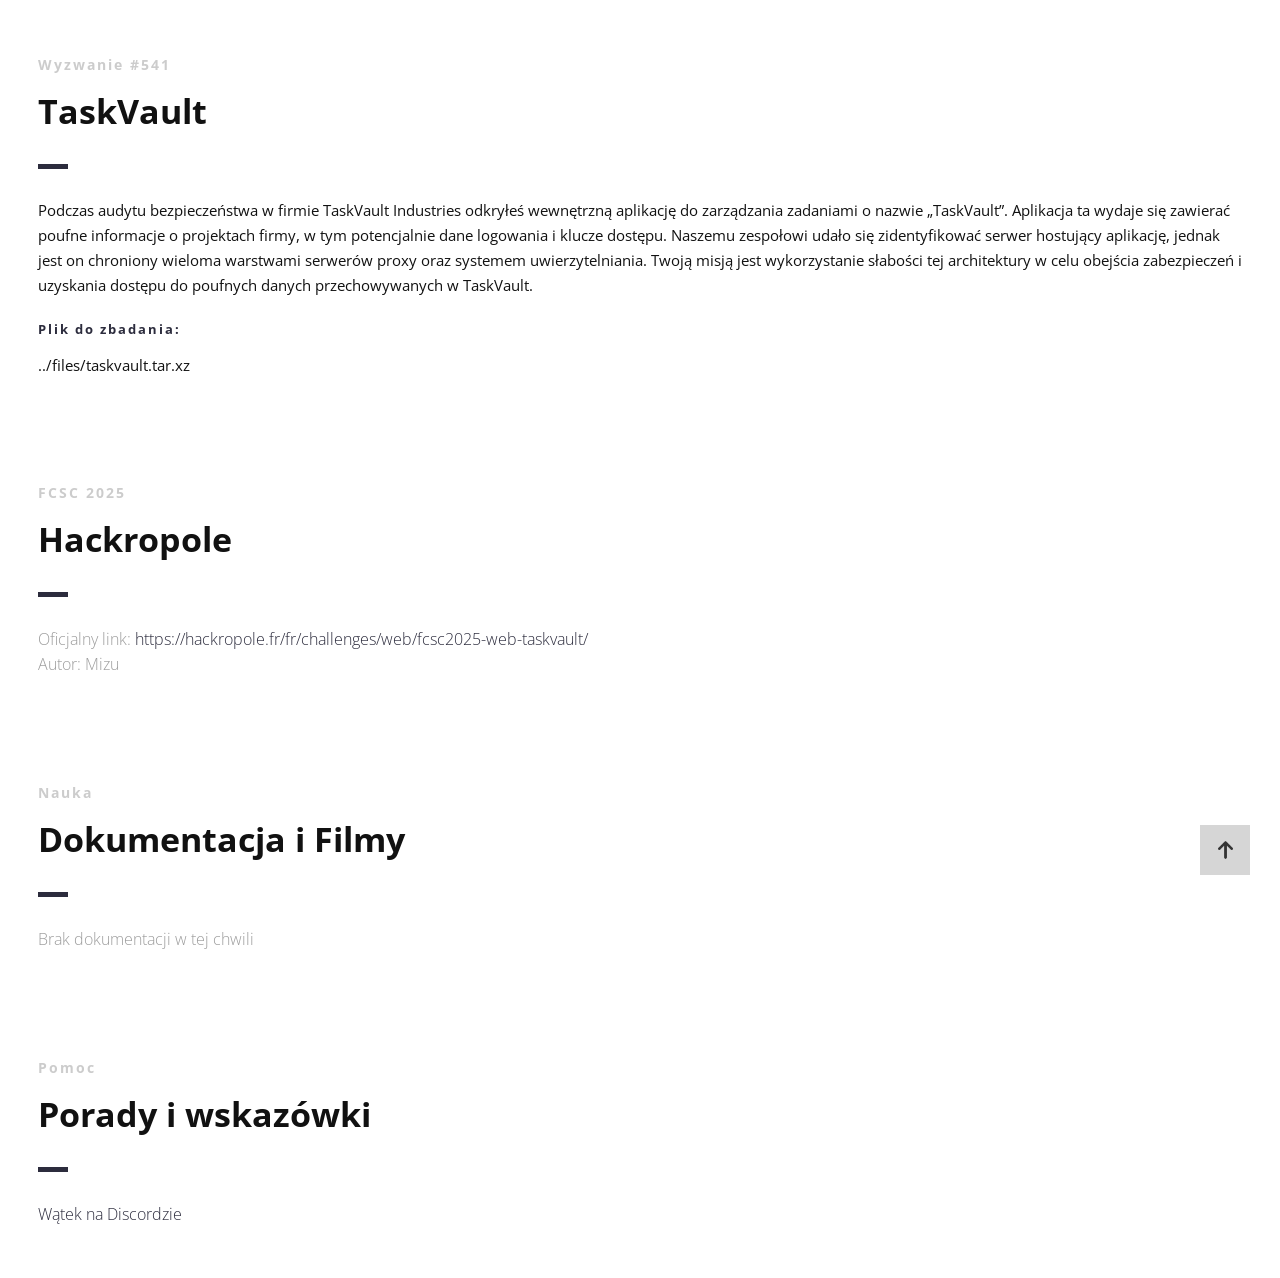
<file: presentation/index_pl.html>
<!DOCTYPE html>
<html lang="pl">

<head>
    <meta charset="UTF-8">
    <!--Page Title-->
    <title>Hack-Oeil - Les CTFs de Cyrhades</title>
    <!--Meta Keywords and Description-->
    <meta name="keywords" content="">
    <meta name="description" content="">
    <meta name="viewport" content="width=device-width, initial-scale=1.0, user-scalable=no" />
    <link rel="shortcut icon" href="./assets/images/favicon.ico" title="Favicon" />
    <link rel="stylesheet" href="./assets/css/style.css">
    <link href='https://fonts.googleapis.com/css?family=Open+Sans:400,300,600,700,800' rel='stylesheet' type='text/css'>
    <script src="./assets/js/highlight.min.js"></script>
    <script>
        document.addEventListener('DOMContentLoaded', () => {
            // Sprawdza, czy okno znajduje się wewnątrz ramki iframe
            if (window.self !== window.top) {
                document.querySelectorAll('a').forEach((link) => {
                    link.addEventListener('click', (event) => {
                        const a = event.target.closest('a[href^="http"]');
                        if (a) {
                            event.preventDefault();
                            window.parent.postMessage({
                                type: "open-external",
                                url: a.href
                            }, "*");
                        }
                    });
                });
            }
            // Active la coloration syntaxique :
            if (window.hljs) {
                hljs.highlightAll();
            } else {
                console.error("Highlight.js non chargé !");
            }
        });
    </script>
</head>

<body>

    <div id="wrapper">
        <!--Main Content Area-->
        <main id="content">
            <!--Ctf-->
            <section class="ctf scrollto">
                <article class="row clearfix">
                    <div class="col-1">
                        <div class="section-heading">
                            <h3>Wyzwanie #541</h3>
                            <h2 class="section-title">TaskVault</h2>
                            <p>
Podczas audytu bezpieczeństwa w firmie TaskVault Industries odkryłeś wewnętrzną aplikację do zarządzania zadaniami o nazwie „TaskVault”. Aplikacja ta wydaje się zawierać poufne informacje o projektach firmy, w tym potencjalnie dane logowania i klucze dostępu. Naszemu zespołowi udało się zidentyfikować serwer hostujący aplikację, jednak jest on chroniony wieloma warstwami serwerów proxy oraz systemem uwierzytelniania. Twoją misją jest wykorzystanie słabości tej architektury w celu obejścia zabezpieczeń i uzyskania dostępu do poufnych danych przechowywanych w TaskVault.
                            </p>
                            <h4>Plik do zbadania:</h4>
                            <p>../files/taskvault.tar.xz</p>
                        </div>
                    </div>
                </article>

                <article class="row clearfix">
                    <div class="col-1">
                        <div class="section-heading">
                            <h3>FCSC 2025</h3>
                            <h2 class="section-title">Hackropole</h2>
                            <p class="section-subtitle">
                                Oficjalny link:
                                <a target="_blank"
                                    href="https://hackropole.fr/fr/challenges/web/fcsc2025-web-taskvault/">https://hackropole.fr/fr/challenges/web/fcsc2025-web-taskvault/</a>
                                <br />
                                Autor: Mizu
                            </p>
                        </div>
                    </div>
                </article>

                <article class="row clearfix">
                    <div class="col-1">
                        <div class="section-heading">
                            <h3>Nauka</h3>
                            <h2 class="section-title">Dokumentacja i Filmy</h2>
                            <p class="section-subtitle">
                                Brak dokumentacji w tej chwili
                            </p>
                        </div>
                    </div>
                </article>

                <article class="row clearfix">
                    <div class="col-1">
                        <div class="section-heading">
                            <h3>Pomoc</h3>
                            <h2 class="section-title">Porady i wskazówki</h2>
                            <p class="section-subtitle">
                                <a target="_blank"
                                    href="https://discord.com/channels/1175764392307077120/1175764601716092948">Wątek na Discordzie</a>
                            </p>
                        </div>
                    </div>
                </article>
            </section>
            <!--End of Ctf-->
        </main>
        <!--End Main Content Area-->

        <a id="scrollUp" href="#wrapper" style="position: fixed; z-index: 1000;"
            aria-label="Przewiń do góry strony" title="Powrót na górę"></a>
    </div>
</body>

</html>
</file>
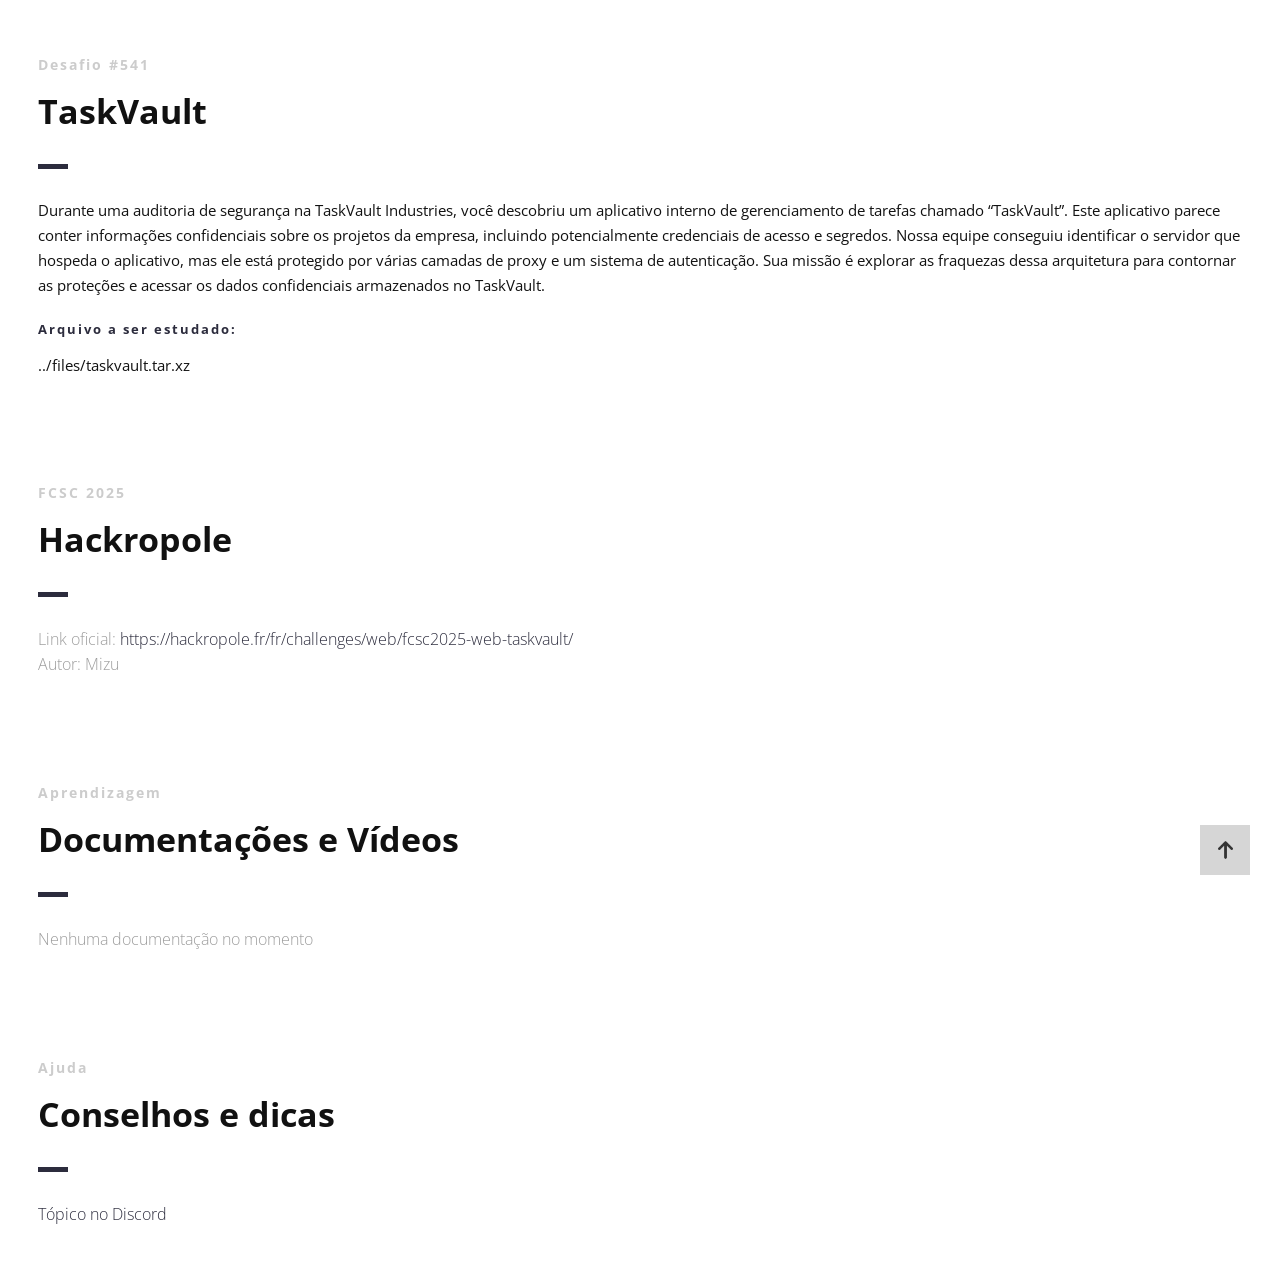
<file: presentation/index_pt.html>
<!DOCTYPE html>
<html lang="pt">

<head>
    <meta charset="UTF-8">
    <!--Page Title-->
    <title>Hack-Oeil - Les CTFs de Cyrhades</title>
    <!--Meta Keywords and Description-->
    <meta name="keywords" content="">
    <meta name="description" content="">
    <meta name="viewport" content="width=device-width, initial-scale=1.0, user-scalable=no" />
    <link rel="shortcut icon" href="./assets/images/favicon.ico" title="Favicon" />
    <link rel="stylesheet" href="./assets/css/style.css">
    <link href='https://fonts.googleapis.com/css?family=Open+Sans:400,300,600,700,800' rel='stylesheet' type='text/css'>
    <script src="./assets/js/highlight.min.js"></script>
    <script>
        document.addEventListener('DOMContentLoaded', () => {
            // Verifica se a janela está dentro de um iframe
            if (window.self !== window.top) {
                document.querySelectorAll('a').forEach((link) => {
                    link.addEventListener('click', (event) => {
                        const a = event.target.closest('a[href^="http"]');
                        if (a) {
                            event.preventDefault();
                            window.parent.postMessage({
                                type: "open-external",
                                url: a.href
                            }, "*");
                        }
                    });
                });
            }
            // Active la coloration syntaxique :
            if (window.hljs) {
                hljs.highlightAll();
            } else {
                console.error("Highlight.js non chargé !");
            }
        });
    </script>
</head>

<body>

    <div id="wrapper">
        <!--Main Content Area-->
        <main id="content">
            <!--Ctf-->
            <section class="ctf scrollto">
                <article class="row clearfix">
                    <div class="col-1">
                        <div class="section-heading">
                            <h3>Desafio #541</h3>
                            <h2 class="section-title">TaskVault</h2>
                            <p>
Durante uma auditoria de segurança na TaskVault Industries, você descobriu um aplicativo interno de gerenciamento de tarefas chamado “TaskVault”. Este aplicativo parece conter informações confidenciais sobre os projetos da empresa, incluindo potencialmente credenciais de acesso e segredos. Nossa equipe conseguiu identificar o servidor que hospeda o aplicativo, mas ele está protegido por várias camadas de proxy e um sistema de autenticação. Sua missão é explorar as fraquezas dessa arquitetura para contornar as proteções e acessar os dados confidenciais armazenados no TaskVault.
                            </p>
                            <h4>Arquivo a ser estudado:</h4>
                            <p>../files/taskvault.tar.xz</p>
                        </div>
                    </div>
                </article>

                <article class="row clearfix">
                    <div class="col-1">
                        <div class="section-heading">
                            <h3>FCSC 2025</h3>
                            <h2 class="section-title">Hackropole</h2>
                            <p class="section-subtitle">
                                Link oficial:
                                <a target="_blank"
                                    href="https://hackropole.fr/fr/challenges/web/fcsc2025-web-taskvault/">https://hackropole.fr/fr/challenges/web/fcsc2025-web-taskvault/</a>
                                <br />
                                Autor: Mizu
                            </p>
                        </div>
                    </div>
                </article>

                <article class="row clearfix">
                    <div class="col-1">
                        <div class="section-heading">
                            <h3>Aprendizagem</h3>
                            <h2 class="section-title">Documentações e Vídeos</h2>
                            <p class="section-subtitle">
                                Nenhuma documentação no momento
                            </p>
                        </div>
                    </div>
                </article>

                <article class="row clearfix">
                    <div class="col-1">
                        <div class="section-heading">
                            <h3>Ajuda</h3>
                            <h2 class="section-title">Conselhos e dicas</h2>
                            <p class="section-subtitle">
                                <a target="_blank"
                                    href="https://discord.com/channels/1175764392307077120/1175764601716092948">Tópico no Discord</a>
                            </p>
                        </div>
                    </div>
                </article>
            </section>
            <!--End of Ctf-->
        </main>
        <!--End Main Content Area-->

        <a id="scrollUp" href="#wrapper" style="position: fixed; z-index: 1000;"
            aria-label="Voltar ao topo da página" title="Voltar ao topo"></a>
    </div>
</body>

</html>
</file>
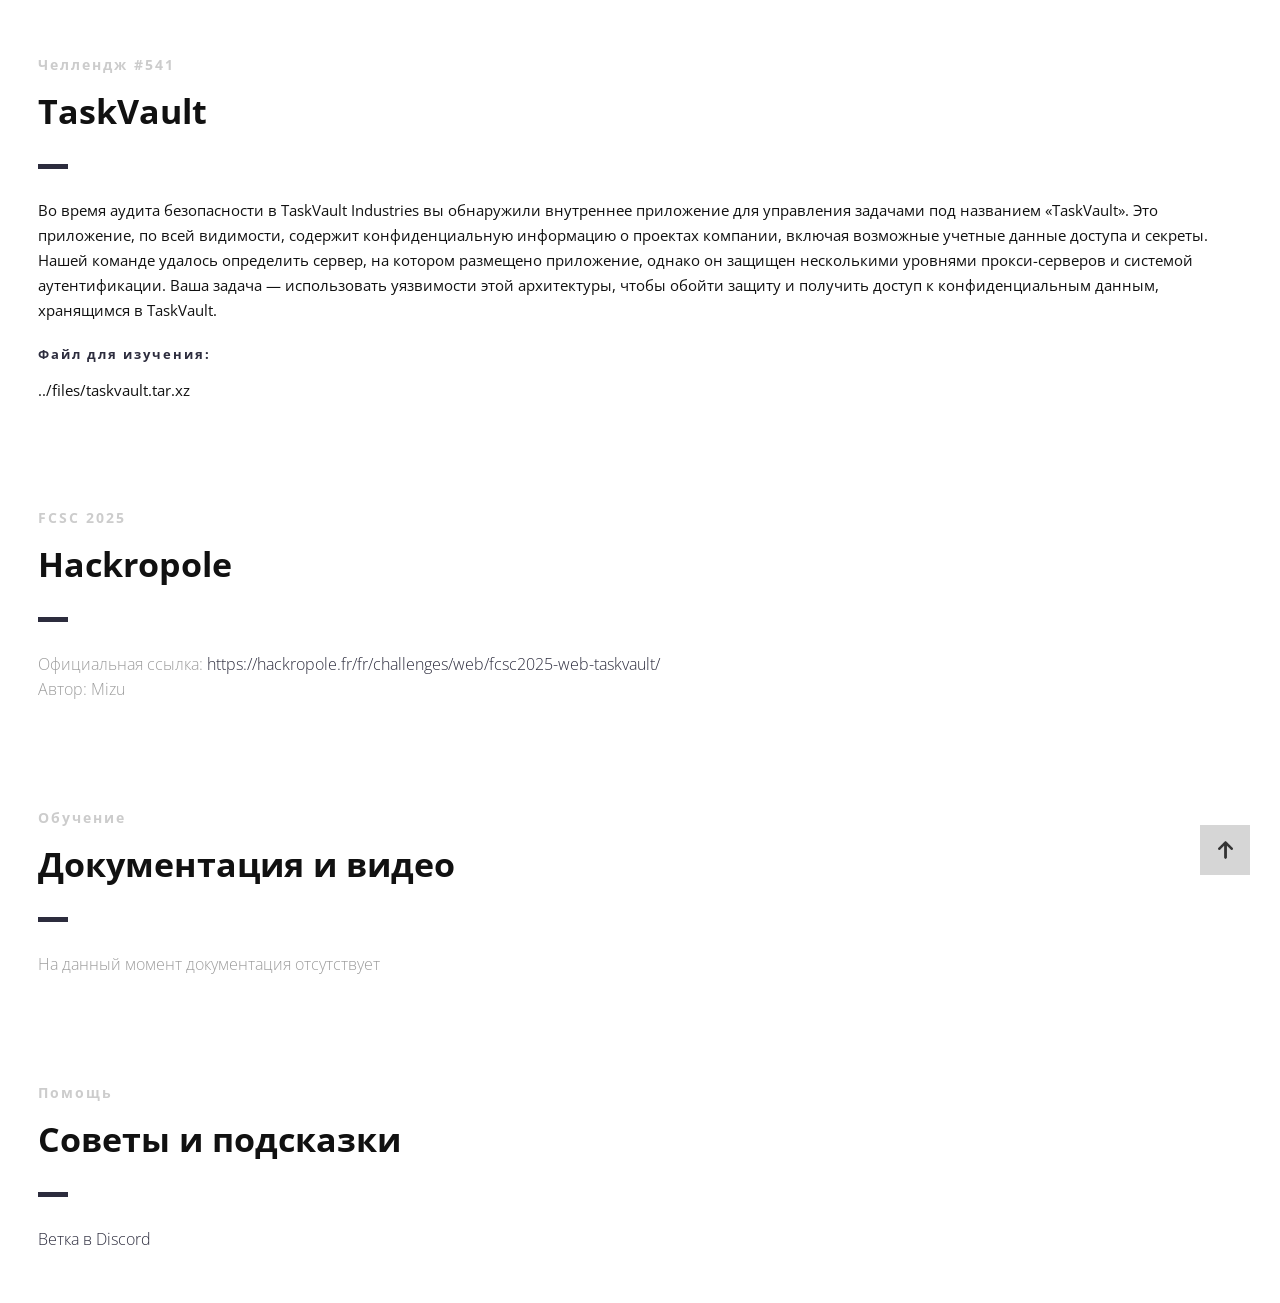
<file: presentation/index_ru.html>
<!DOCTYPE html>
<html lang="ru">

<head>
    <meta charset="UTF-8">
    <!--Page Title-->
    <title>Hack-Oeil - Les CTFs de Cyrhades</title>
    <!--Meta Keywords and Description-->
    <meta name="keywords" content="">
    <meta name="description" content="">
    <meta name="viewport" content="width=device-width, initial-scale=1.0, user-scalable=no" />
    <link rel="shortcut icon" href="./assets/images/favicon.ico" title="Favicon" />
    <link rel="stylesheet" href="./assets/css/style.css">
    <link href='https://fonts.googleapis.com/css?family=Open+Sans:400,300,600,700,800' rel='stylesheet' type='text/css'>
    <script src="./assets/js/highlight.min.js"></script>
    <script>
        document.addEventListener('DOMContentLoaded', () => {
            // Проверяет, находится ли окно внутри iframe
            if (window.self !== window.top) {
                document.querySelectorAll('a').forEach((link) => {
                    link.addEventListener('click', (event) => {
                        const a = event.target.closest('a[href^="http"]');
                        if (a) {
                            event.preventDefault();
                            window.parent.postMessage({
                                type: "open-external",
                                url: a.href
                            }, "*");
                        }
                    });
                });
            }
            // Active la coloration syntaxique :
            if (window.hljs) {
                hljs.highlightAll();
            } else {
                console.error("Highlight.js non chargé !");
            }
        });
    </script>
</head>

<body>

    <div id="wrapper">
        <!--Main Content Area-->
        <main id="content">
            <!--Ctf-->
            <section class="ctf scrollto">
                <article class="row clearfix">
                    <div class="col-1">
                        <div class="section-heading">
                            <h3>Челлендж #541</h3>
                            <h2 class="section-title">TaskVault</h2>
                            <p>
Во время аудита безопасности в TaskVault Industries вы обнаружили внутреннее приложение для управления задачами под названием «TaskVault». Это приложение, по всей видимости, содержит конфиденциальную информацию о проектах компании, включая возможные учетные данные доступа и секреты. Нашей команде удалось определить сервер, на котором размещено приложение, однако он защищен несколькими уровнями прокси-серверов и системой аутентификации. Ваша задача — использовать уязвимости этой архитектуры, чтобы обойти защиту и получить доступ к конфиденциальным данным, хранящимся в TaskVault.
                            </p>
                            <h4>Файл для изучения:</h4>
                            <p>../files/taskvault.tar.xz</p>
                        </div>
                    </div>
                </article>

                <article class="row clearfix">
                    <div class="col-1">
                        <div class="section-heading">
                            <h3>FCSC 2025</h3>
                            <h2 class="section-title">Hackropole</h2>
                            <p class="section-subtitle">
                                Официальная ссылка:
                                <a target="_blank"
                                    href="https://hackropole.fr/fr/challenges/web/fcsc2025-web-taskvault/">https://hackropole.fr/fr/challenges/web/fcsc2025-web-taskvault/</a>
                                <br />
                                Автор: Mizu
                            </p>
                        </div>
                    </div>
                </article>

                <article class="row clearfix">
                    <div class="col-1">
                        <div class="section-heading">
                            <h3>Обучение</h3>
                            <h2 class="section-title">Документация и видео</h2>
                            <p class="section-subtitle">
                                На данный момент документация отсутствует
                            </p>
                        </div>
                    </div>
                </article>

                <article class="row clearfix">
                    <div class="col-1">
                        <div class="section-heading">
                            <h3>Помощь</h3>
                            <h2 class="section-title">Советы и подсказки</h2>
                            <p class="section-subtitle">
                                <a target="_blank"
                                    href="https://discord.com/channels/1175764392307077120/1175764601716092948">Ветка в Discord</a>
                            </p>
                        </div>
                    </div>
                </article>
            </section>
            <!--End of Ctf-->
        </main>
        <!--End Main Content Area-->

        <a id="scrollUp" href="#wrapper" style="position: fixed; z-index: 1000;"
            aria-label="Прокрутить в начало страницы" title="Вернуться наверх"></a>
    </div>
</body>

</html>
</file>
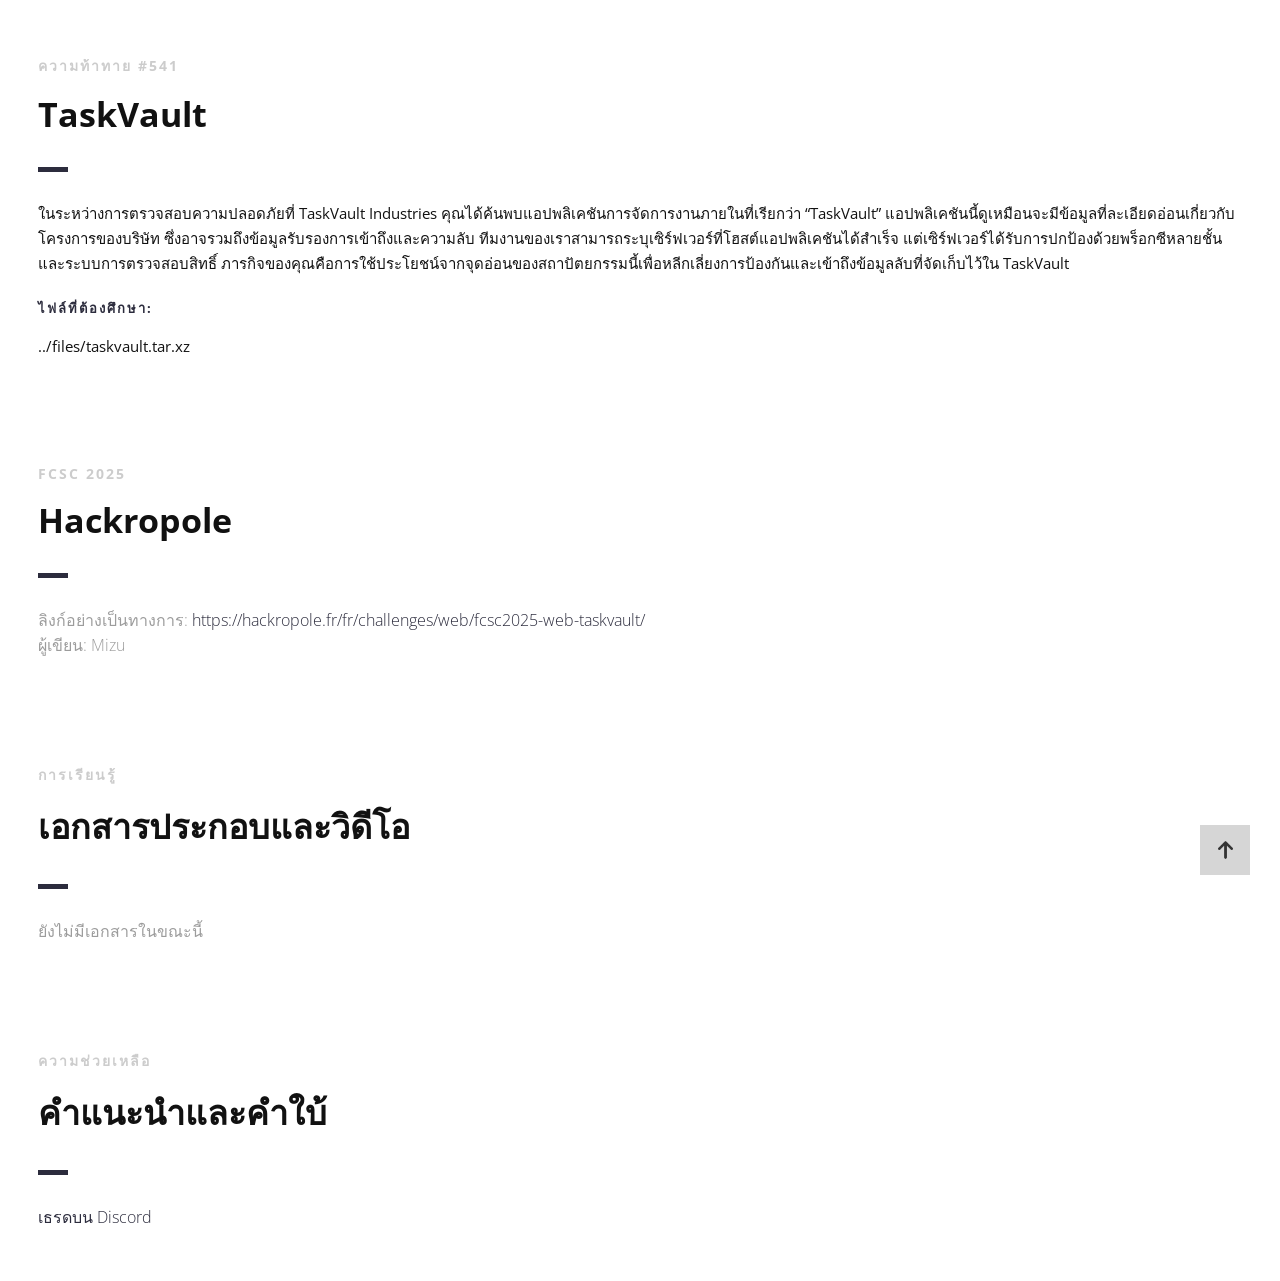
<file: presentation/index_th.html>
<!DOCTYPE html>
<html lang="th">

<head>
    <meta charset="UTF-8">
    <!--Page Title-->
    <title>Hack-Oeil - Les CTFs de Cyrhades</title>
    <!--Meta Keywords and Description-->
    <meta name="keywords" content="">
    <meta name="description" content="">
    <meta name="viewport" content="width=device-width, initial-scale=1.0, user-scalable=no" />
    <link rel="shortcut icon" href="./assets/images/favicon.ico" title="Favicon" />
    <link rel="stylesheet" href="./assets/css/style.css">
    <link href='https://fonts.googleapis.com/css?family=Open+Sans:400,300,600,700,800' rel='stylesheet' type='text/css'>
    <script src="./assets/js/highlight.min.js"></script>
    <script>
        document.addEventListener('DOMContentLoaded', () => {
            // ตรวจสอบว่าหน้าต่างอยู่ใน iframe หรือไม่
            if (window.self !== window.top) {
                document.querySelectorAll('a').forEach((link) => {
                    link.addEventListener('click', (event) => {
                        const a = event.target.closest('a[href^="http"]');
                        if (a) {
                            event.preventDefault();
                            window.parent.postMessage({
                                type: "open-external",
                                url: a.href
                            }, "*");
                        }
                    });
                });
            }
            // Active la coloration syntaxique :
            if (window.hljs) {
                hljs.highlightAll();
            } else {
                console.error("Highlight.js non chargé !");
            }
        });
    </script>
</head>

<body>

    <div id="wrapper">
        <!--Main Content Area-->
        <main id="content">
            <!--Ctf-->
            <section class="ctf scrollto">
                <article class="row clearfix">
                    <div class="col-1">
                        <div class="section-heading">
                            <h3>ความท้าทาย #541</h3>
                            <h2 class="section-title">TaskVault</h2>
                            <p>
ในระหว่างการตรวจสอบความปลอดภัยที่ TaskVault Industries คุณได้ค้นพบแอปพลิเคชันการจัดการงานภายในที่เรียกว่า “TaskVault” แอปพลิเคชันนี้ดูเหมือนจะมีข้อมูลที่ละเอียดอ่อนเกี่ยวกับโครงการของบริษัท ซึ่งอาจรวมถึงข้อมูลรับรองการเข้าถึงและความลับ ทีมงานของเราสามารถระบุเซิร์ฟเวอร์ที่โฮสต์แอปพลิเคชันได้สำเร็จ แต่เซิร์ฟเวอร์ได้รับการปกป้องด้วยพร็อกซีหลายชั้นและระบบการตรวจสอบสิทธิ์ ภารกิจของคุณคือการใช้ประโยชน์จากจุดอ่อนของสถาปัตยกรรมนี้เพื่อหลีกเลี่ยงการป้องกันและเข้าถึงข้อมูลลับที่จัดเก็บไว้ใน TaskVault
                            </p>
                            <h4>ไฟล์ที่ต้องศึกษา:</h4>
                            <p>../files/taskvault.tar.xz</p>
                        </div>
                    </div>
                </article>

                <article class="row clearfix">
                    <div class="col-1">
                        <div class="section-heading">
                            <h3>FCSC 2025</h3>
                            <h2 class="section-title">Hackropole</h2>
                            <p class="section-subtitle">
                                ลิงก์อย่างเป็นทางการ:
                                <a target="_blank"
                                    href="https://hackropole.fr/fr/challenges/web/fcsc2025-web-taskvault/">https://hackropole.fr/fr/challenges/web/fcsc2025-web-taskvault/</a>
                                <br />
                                ผู้เขียน: Mizu
                            </p>
                        </div>
                    </div>
                </article>

                <article class="row clearfix">
                    <div class="col-1">
                        <div class="section-heading">
                            <h3>การเรียนรู้</h3>
                            <h2 class="section-title">เอกสารประกอบและวิดีโอ</h2>
                            <p class="section-subtitle">
                                ยังไม่มีเอกสารในขณะนี้
                            </p>
                        </div>
                    </div>
                </article>

                <article class="row clearfix">
                    <div class="col-1">
                        <div class="section-heading">
                            <h3>ความช่วยเหลือ</h3>
                            <h2 class="section-title">คำแนะนำและคำใบ้</h2>
                            <p class="section-subtitle">
                                <a target="_blank"
                                    href="https://discord.com/channels/1175764392307077120/1175764601716092948">เธรดบน Discord</a>
                            </p>
                        </div>
                    </div>
                </article>
            </section>
            <!--End of Ctf-->
        </main>
        <!--End Main Content Area-->

        <a id="scrollUp" href="#wrapper" style="position: fixed; z-index: 1000;"
            aria-label="เลื่อนขึ้นไปด้านบน" title="กลับไปด้านบน"></a>
    </div>
</body>

</html>
</file>
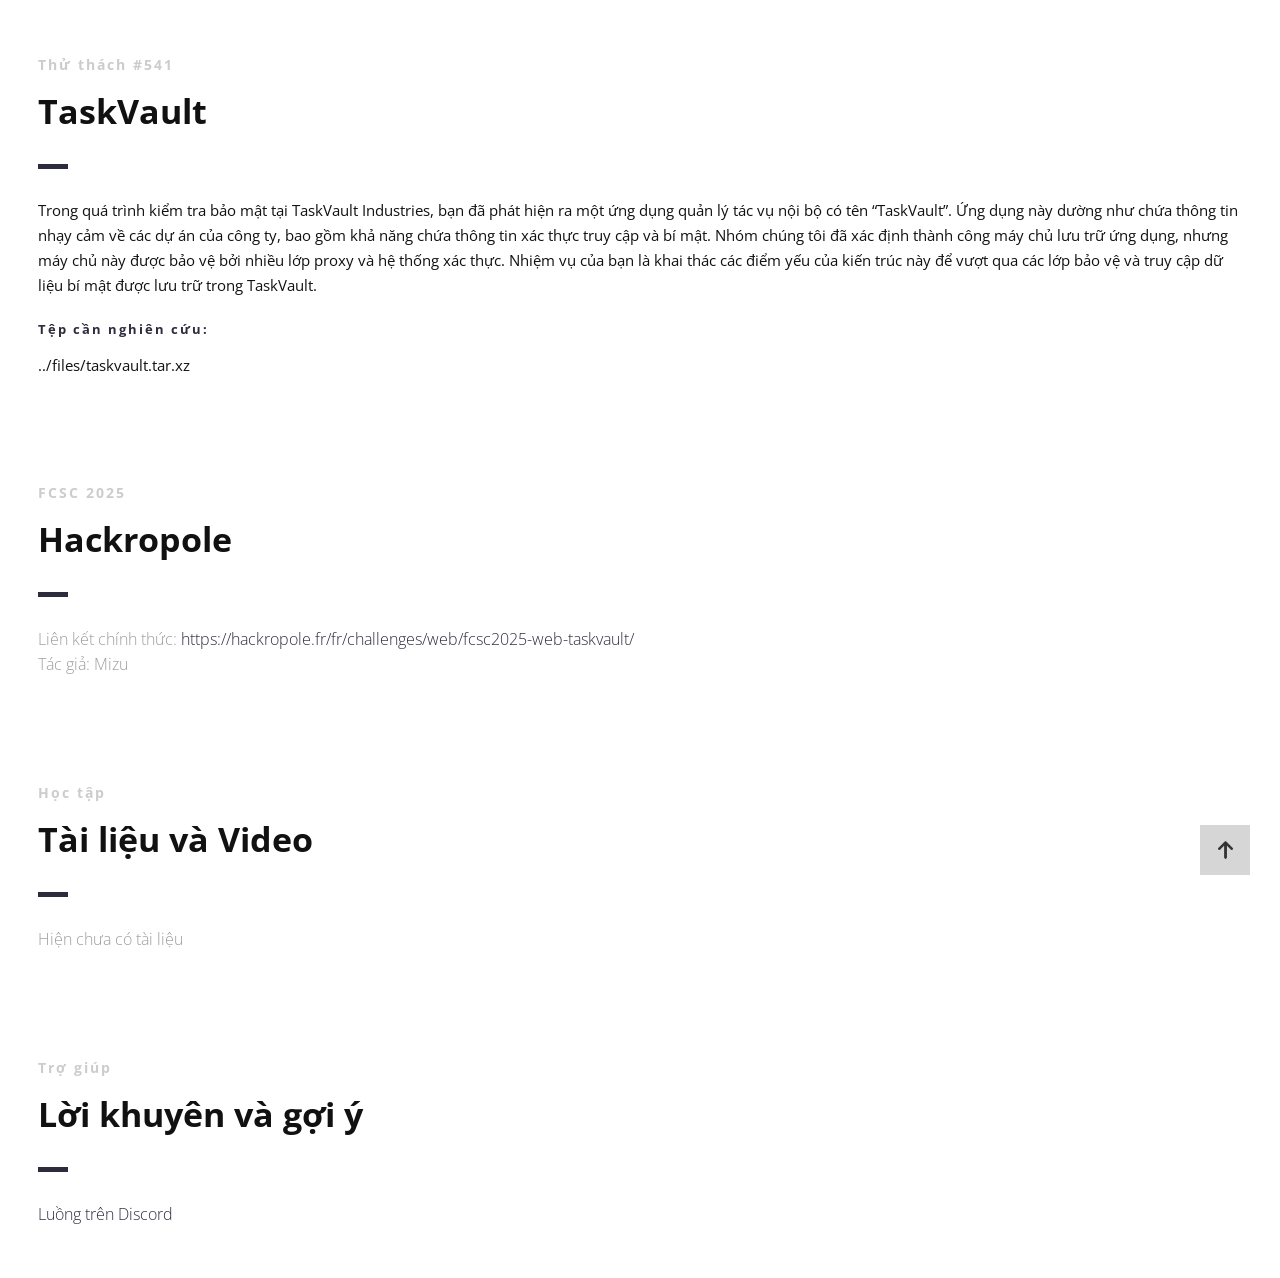
<file: presentation/index_vi.html>
<!DOCTYPE html>
<html lang="vi">

<head>
    <meta charset="UTF-8">
    <!--Page Title-->
    <title>Hack-Oeil - Les CTFs de Cyrhades</title>
    <!--Meta Keywords and Description-->
    <meta name="keywords" content="">
    <meta name="description" content="">
    <meta name="viewport" content="width=device-width, initial-scale=1.0, user-scalable=no" />
    <link rel="shortcut icon" href="./assets/images/favicon.ico" title="Favicon" />
    <link rel="stylesheet" href="./assets/css/style.css">
    <link href='https://fonts.googleapis.com/css?family=Open+Sans:400,300,600,700,800' rel='stylesheet' type='text/css'>
    <script src="./assets/js/highlight.min.js"></script>
    <script>
        document.addEventListener('DOMContentLoaded', () => {
            // Kiểm tra xem cửa sổ có nằm trong iframe không
            if (window.self !== window.top) {
                document.querySelectorAll('a').forEach((link) => {
                    link.addEventListener('click', (event) => {
                        const a = event.target.closest('a[href^="http"]');
                        if (a) {
                            event.preventDefault();
                            window.parent.postMessage({
                                type: "open-external",
                                url: a.href
                            }, "*");
                        }
                    });
                });
            }
            // Active la coloration syntaxique :
            if (window.hljs) {
                hljs.highlightAll();
            } else {
                console.error("Highlight.js non chargé !");
            }
        });
    </script>
</head>

<body>

    <div id="wrapper">
        <!--Main Content Area-->
        <main id="content">
            <!--Ctf-->
            <section class="ctf scrollto">
                <article class="row clearfix">
                    <div class="col-1">
                        <div class="section-heading">
                            <h3>Thử thách #541</h3>
                            <h2 class="section-title">TaskVault</h2>
                            <p>
Trong quá trình kiểm tra bảo mật tại TaskVault Industries, bạn đã phát hiện ra một ứng dụng quản lý tác vụ nội bộ có tên “TaskVault”. Ứng dụng này dường như chứa thông tin nhạy cảm về các dự án của công ty, bao gồm khả năng chứa thông tin xác thực truy cập và bí mật. Nhóm chúng tôi đã xác định thành công máy chủ lưu trữ ứng dụng, nhưng máy chủ này được bảo vệ bởi nhiều lớp proxy và hệ thống xác thực. Nhiệm vụ của bạn là khai thác các điểm yếu của kiến trúc này để vượt qua các lớp bảo vệ và truy cập dữ liệu bí mật được lưu trữ trong TaskVault.
                            </p>
                            <h4>Tệp cần nghiên cứu:</h4>
                            <p>../files/taskvault.tar.xz</p>
                        </div>
                    </div>
                </article>

                <article class="row clearfix">
                    <div class="col-1">
                        <div class="section-heading">
                            <h3>FCSC 2025</h3>
                            <h2 class="section-title">Hackropole</h2>
                            <p class="section-subtitle">
                                Liên kết chính thức:
                                <a target="_blank"
                                    href="https://hackropole.fr/fr/challenges/web/fcsc2025-web-taskvault/">https://hackropole.fr/fr/challenges/web/fcsc2025-web-taskvault/</a>
                                <br />
                                Tác giả: Mizu
                            </p>
                        </div>
                    </div>
                </article>

                <article class="row clearfix">
                    <div class="col-1">
                        <div class="section-heading">
                            <h3>Học tập</h3>
                            <h2 class="section-title">Tài liệu và Video</h2>
                            <p class="section-subtitle">
                                Hiện chưa có tài liệu
                            </p>
                        </div>
                    </div>
                </article>

                <article class="row clearfix">
                    <div class="col-1">
                        <div class="section-heading">
                            <h3>Trợ giúp</h3>
                            <h2 class="section-title">Lời khuyên và gợi ý</h2>
                            <p class="section-subtitle">
                                <a target="_blank"
                                    href="https://discord.com/channels/1175764392307077120/1175764601716092948">Luồng trên Discord</a>
                            </p>
                        </div>
                    </div>
                </article>
            </section>
            <!--End of Ctf-->
        </main>
        <!--End Main Content Area-->

        <a id="scrollUp" href="#wrapper" style="position: fixed; z-index: 1000;"
            aria-label="Cuộn lên đầu trang" title="Trở lại đầu trang"></a>
    </div>
</body>

</html>
</file>
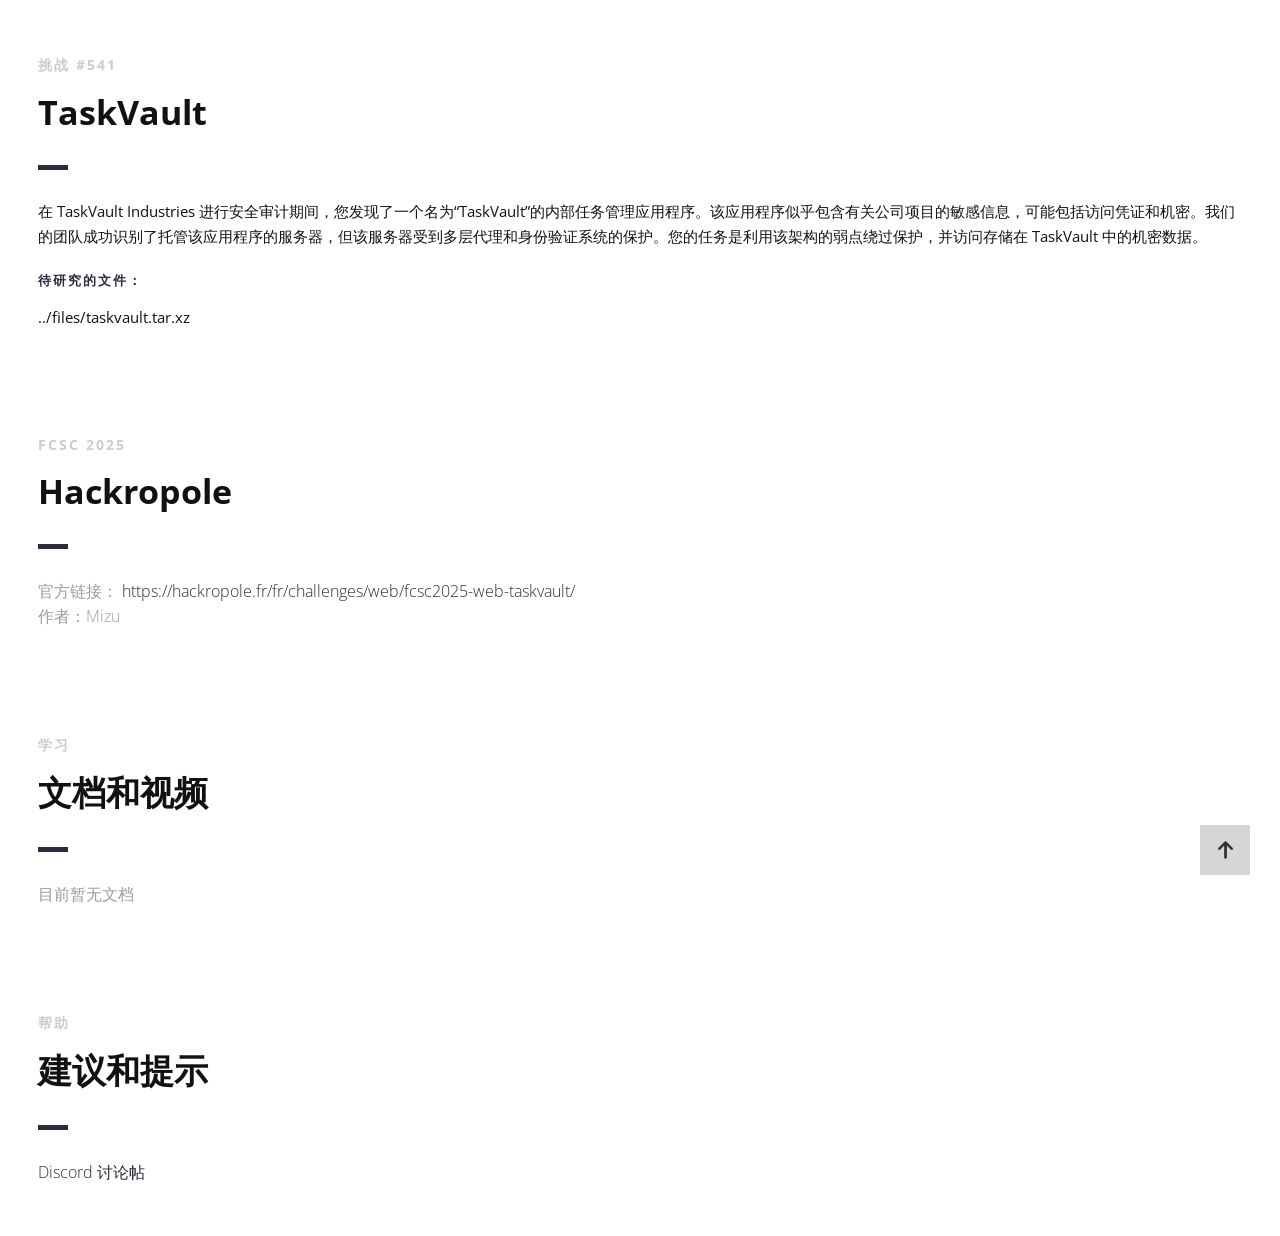
<file: presentation/index_zh.html>
<!DOCTYPE html>
<html lang="zh">

<head>
    <meta charset="UTF-8">
    <!--Page Title-->
    <title>Hack-Oeil - Les CTFs de Cyrhades</title>
    <!--Meta Keywords and Description-->
    <meta name="keywords" content="">
    <meta name="description" content="">
    <meta name="viewport" content="width=device-width, initial-scale=1.0, user-scalable=no" />
    <link rel="shortcut icon" href="./assets/images/favicon.ico" title="Favicon" />
    <link rel="stylesheet" href="./assets/css/style.css">
    <link href='https://fonts.googleapis.com/css?family=Open+Sans:400,300,600,700,800' rel='stylesheet' type='text/css'>
    <script src="./assets/js/highlight.min.js"></script>
    <script>
        document.addEventListener('DOMContentLoaded', () => {
            // 检查窗口是否在 iframe 中
            if (window.self !== window.top) {
                document.querySelectorAll('a').forEach((link) => {
                    link.addEventListener('click', (event) => {
                        const a = event.target.closest('a[href^="http"]');
                        if (a) {
                            event.preventDefault();
                            window.parent.postMessage({
                                type: "open-external",
                                url: a.href
                            }, "*");
                        }
                    });
                });
            }
            // Active la coloration syntaxique :
            if (window.hljs) {
                hljs.highlightAll();
            } else {
                console.error("Highlight.js non chargé !");
            }
        });
    </script>
</head>

<body>

    <div id="wrapper">
        <!--Main Content Area-->
        <main id="content">
            <!--Ctf-->
            <section class="ctf scrollto">
                <article class="row clearfix">
                    <div class="col-1">
                        <div class="section-heading">
                            <h3>挑战 #541</h3>
                            <h2 class="section-title">TaskVault</h2>
                            <p>
在 TaskVault Industries 进行安全审计期间，您发现了一个名为“TaskVault”的内部任务管理应用程序。该应用程序似乎包含有关公司项目的敏感信息，可能包括访问凭证和机密。我们的团队成功识别了托管该应用程序的服务器，但该服务器受到多层代理和身份验证系统的保护。您的任务是利用该架构的弱点绕过保护，并访问存储在 TaskVault 中的机密数据。
                            </p>
                            <h4>待研究的文件：</h4>
                            <p>../files/taskvault.tar.xz</p>
                        </div>
                    </div>
                </article>

                <article class="row clearfix">
                    <div class="col-1">
                        <div class="section-heading">
                            <h3>FCSC 2025</h3>
                            <h2 class="section-title">Hackropole</h2>
                            <p class="section-subtitle">
                                官方链接：
                                <a target="_blank"
                                    href="https://hackropole.fr/fr/challenges/web/fcsc2025-web-taskvault/">https://hackropole.fr/fr/challenges/web/fcsc2025-web-taskvault/</a>
                                <br />
                                作者：Mizu
                            </p>
                        </div>
                    </div>
                </article>

                <article class="row clearfix">
                    <div class="col-1">
                        <div class="section-heading">
                            <h3>学习</h3>
                            <h2 class="section-title">文档和视频</h2>
                            <p class="section-subtitle">
                                目前暂无文档
                            </p>
                        </div>
                    </div>
                </article>

                <article class="row clearfix">
                    <div class="col-1">
                        <div class="section-heading">
                            <h3>帮助</h3>
                            <h2 class="section-title">建议和提示</h2>
                            <p class="section-subtitle">
                                <a target="_blank"
                                    href="https://discord.com/channels/1175764392307077120/1175764601716092948">Discord 讨论帖</a>
                            </p>
                        </div>
                    </div>
                </article>
            </section>
            <!--End of Ctf-->
        </main>
        <!--End Main Content Area-->

        <a id="scrollUp" href="#wrapper" style="position: fixed; z-index: 1000;"
            aria-label="回到页面顶部" title="回到顶部"></a>
    </div>
</body>

</html>
</file>
<file: presentation/assets/css/style.css>
*,
*:before,
*:after {
    -webkit-box-sizing: border-box;
    -moz-box-sizing: border-box;
    box-sizing: border-box;
}

body,
div,
dl,
dt,
dd,
ul,
ol,
li,
h1,
h2,
h3,
h4,
h5,
h6,
pre,
form,
blockquote,
th,
td {
    margin: 0;
    padding: 0;
    direction: ltr;
}

body {
    margin: 0;
    padding: 0;
    -webkit-font-smoothing: antialiased;
    overflow-x: hidden;
}

p {
    line-height: 25px;
}

code:not([class*="language"]) {
    color: #DE3384;
}

pre {
    width: 600px;
    max-width: 100%;
    overflow-x: auto;
    white-space: pre;
    background: #eee;
    padding: 10px;
    border-radius: 8px;
}

.row img {
    height: auto;
    max-width: 100%;
}

a {
    text-decoration: none;
    line-height: inherit;
    -webkit-transition: opacity 0.3s ease-out;
    -moz-transition: opacity 0.3s ease-out;
    -o-transition: opacity 0.3s ease-out;
    transition: opacity 0.3s ease-out;
}

iframe {
    border: 0 !important;
}

section {
    clear: both;
    overflow: hidden;
}

.row {
    max-width: 1245px;
    margin: 0 auto;
    padding: 25px 0 0 0;
    position: relative;
}

.no-padding-bottom .row,
.no-padding-bottom div,
.no-padding-bottom.row {
    padding-bottom: 0;
}

.no-padding-top.row,
.no-padding-top div {
    padding-top: 0;
}

.big-padding-top {
    padding-top: 75px !important;
}

.big-padding-bottom {
    padding-bottom: 85px !important;
}

[class*='col-'] {
    float: left;
    padding: 20px;
}

.clearfix:after {
    content: "";
    display: table;
    clear: both;
}

h1 {
    padding: 20px 0;
}

h2 {
    padding: 14px 0;
}

h3 {
    padding: 10px 0;
}

h4 {
    padding: 7px 0;
}

h5 {
    padding: 7px 0;
}

h6 {
    padding: 7px 0;
}

.text-left {
    text-align: left;
}

.text-center {
    text-align: center;
}

.text-right {
    text-align: right;
}

.section-heading {
    padding: 0 0 15px 0;
}

.section-subtitle {
    font-size: 18px;
    padding-top: 0;
}

.section-heading h3 {
    font-size: 14px;
    font-weight: bold;
    color: #ccc;
    letter-spacing: 2px;
    padding-bottom: 0;
}

.section-heading h4 {
    font-size: 13px;
    font-weight: bold;
    color: #2C2C3D;
    letter-spacing: 2px;
    padding-bottom: 0;
}

#scrollUp {
    bottom: 15px;
    right: 30px;
    width: 50px;
    height: 50px;
    margin-bottom: 10px;
    padding: 0 5px 20px 5px;
    background: #ccc;
    background-size: 30%;
    background-repeat: no-repeat;
    background-image: url('../images/arrow-up.png');
    background-position: center;
    -webkit-transition: margin-bottom 150ms linear;
    -moz-transition: margin-bottom 150ms linear;
    -o-transition: margin-bottom 150ms linear;
    transition: margin-bottom 150ms linear;
    opacity: 0.8;
}

#scrollUp:hover {
    margin-bottom: 25px;
}

.section-subtitle img {
    height: 32px;
    width: auto;
    vertical-align: middle;
}

.section-subtitle img.capture {
    width: 100%;
    height: auto;
    vertical-align: middle;
}

body {
    background: #fff;
}

a,
.la-ball-triangle-path {
    color: #2C2C3D;
}

a:hover,
#header.nav-solid nav a:hover {
    color: #2C2C3D;
}

.icon i {
    color: #2C2C3D;
}

#banner .section-heading:before,
.testimonial.classic footer:before {
    background: #2C2C3D;
}

.pricing-block-content:hover {
    border-color: #2C2C3D;
}

#header nav a,
#header i {
    color: #111;
}

#header.nav-solid,
#header.nav-solid a,
#header.nav-solid i,
#nav-mobile ul li a {
    color: #333;
}

#header.nav-solid .active {
    color: #2C2C3D;
    border-color: #2C2C3D;
}

.primary-color,
.featured .pricing {
    background-color: #2C2C3D;
}

.primary-color,
.primary-color .section-title,
.primary-color .section-subtitle,
.featured .pricing,
.featured .pricing p {
    color: #fff;
}

.section-heading h2:after {
    background: #2C2C3D;
    content: "";
    display: block;
    width: 30px;
    height: 5px;
    margin-top: 30px;
}

.text-center .section-heading h2:after {
    margin: 30px auto 25px auto;
}

.primary-color .icon i,
.primary-color i {
    color: #fff;
}

.secondary-color {
    background-color: #f5f5f5;
}

#banner {
    background: url("../images/banner-image-1.jpg") no-repeat center top;
    background-size: cover;
}

body {
    font-family: 'Open Sans', sans-serif, Arial, Helvetica;
    font-size: 15px;
    font-weight: normal;
    color: #111;
}

#banner h1 {
    font-family: 'Open Sans', sans-serif, Arial, Helvetica;
    font-size: 62px;
    line-height: 60px;
    font-weight: 800;
    color: #111;
}

#banner h2 {
    font-family: 'Open Sans', sans-serif, Arial, Helvetica;
    font-size: 18px;
    font-weight: 300;
    color: #111;
}

.section-title {
    font-family: 'Open Sans', sans-serif, Arial, Helvetica;
    font-size: 34px;
    font-weight: 700;
    color: #111;
}

.section-subtitle {
    font-family: 'Open Sans', sans-serif, Arial, Helvetica;
    font-size: 16px;
    font-weight: 300;
    color: #9c9c9c;
}

.testimonial q {
    font-family: 'Open Sans', sans-serif, Arial, Helvetica;
    font-size: 17px;
    font-weight: 300;
}

.testimonial.classic q,
.testimonial.classic footer {
    color: #111;
}

h1 {
    font-family: 'Open Sans', sans-serif, Arial, Helvetica;
    font-size: 40px;
    font-weight: 300;
    color: #111;
}

h2 {
    font-family: 'Open Sans', sans-serif, Arial, Helvetica;
    font-size: 34px;
    font-weight: 300;
    color: #111;
}

h3 {
    font-family: 'Open Sans', sans-serif, Arial, Helvetica;
    font-size: 30px;
    font-weight: 700;
    color: #111;
}

h4 {
    font-family: 'Open Sans', sans-serif, Arial, Helvetica;
    font-size: 18px;
    font-weight: 400;
    color: #111;
}

h5 {
    font-family: 'Open Sans', sans-serif, Arial, Helvetica;
    font-size: 16px;
    font-weight: 400;
    color: #111;
}

h6 {
    font-family: 'Open Sans', sans-serif, Arial, Helvetica;
    font-size: 14px;
    font-weight: 400;
    color: #111;
}

.button,
input[type="submit"] {
    font-family: 'Open Sans', sans-serif, Arial, Helvetica;
    font-size: 14px;
    font-weight: bold;
    color: #111;
}

.button,
input[type="submit"] {
    border-color: #111;
}

.button:hover,
input[type="submit"]:hover {
    border-color: #2C2C3D;
    color: #2C2C3D;
}

#banner .button {
    font-family: 'Open Sans', sans-serif, Arial, Helvetica;
    font-size: 16px;
    color: #111;
}

#banner .button {
    border-color: #111;
}

#banner .button:hover {
    color: #2C2C3D;
    border-color: #2C2C3D;
}

#landing-footer,
#landing-footer p,
#landing-footer a {
    font-family: 'Open Sans', sans-serif, Arial, Helvetica;
    font-size: 12px;
    font-weight: normal;
    color: #999;
}

#landing-footer i {
    color: #999;
}
</file>
